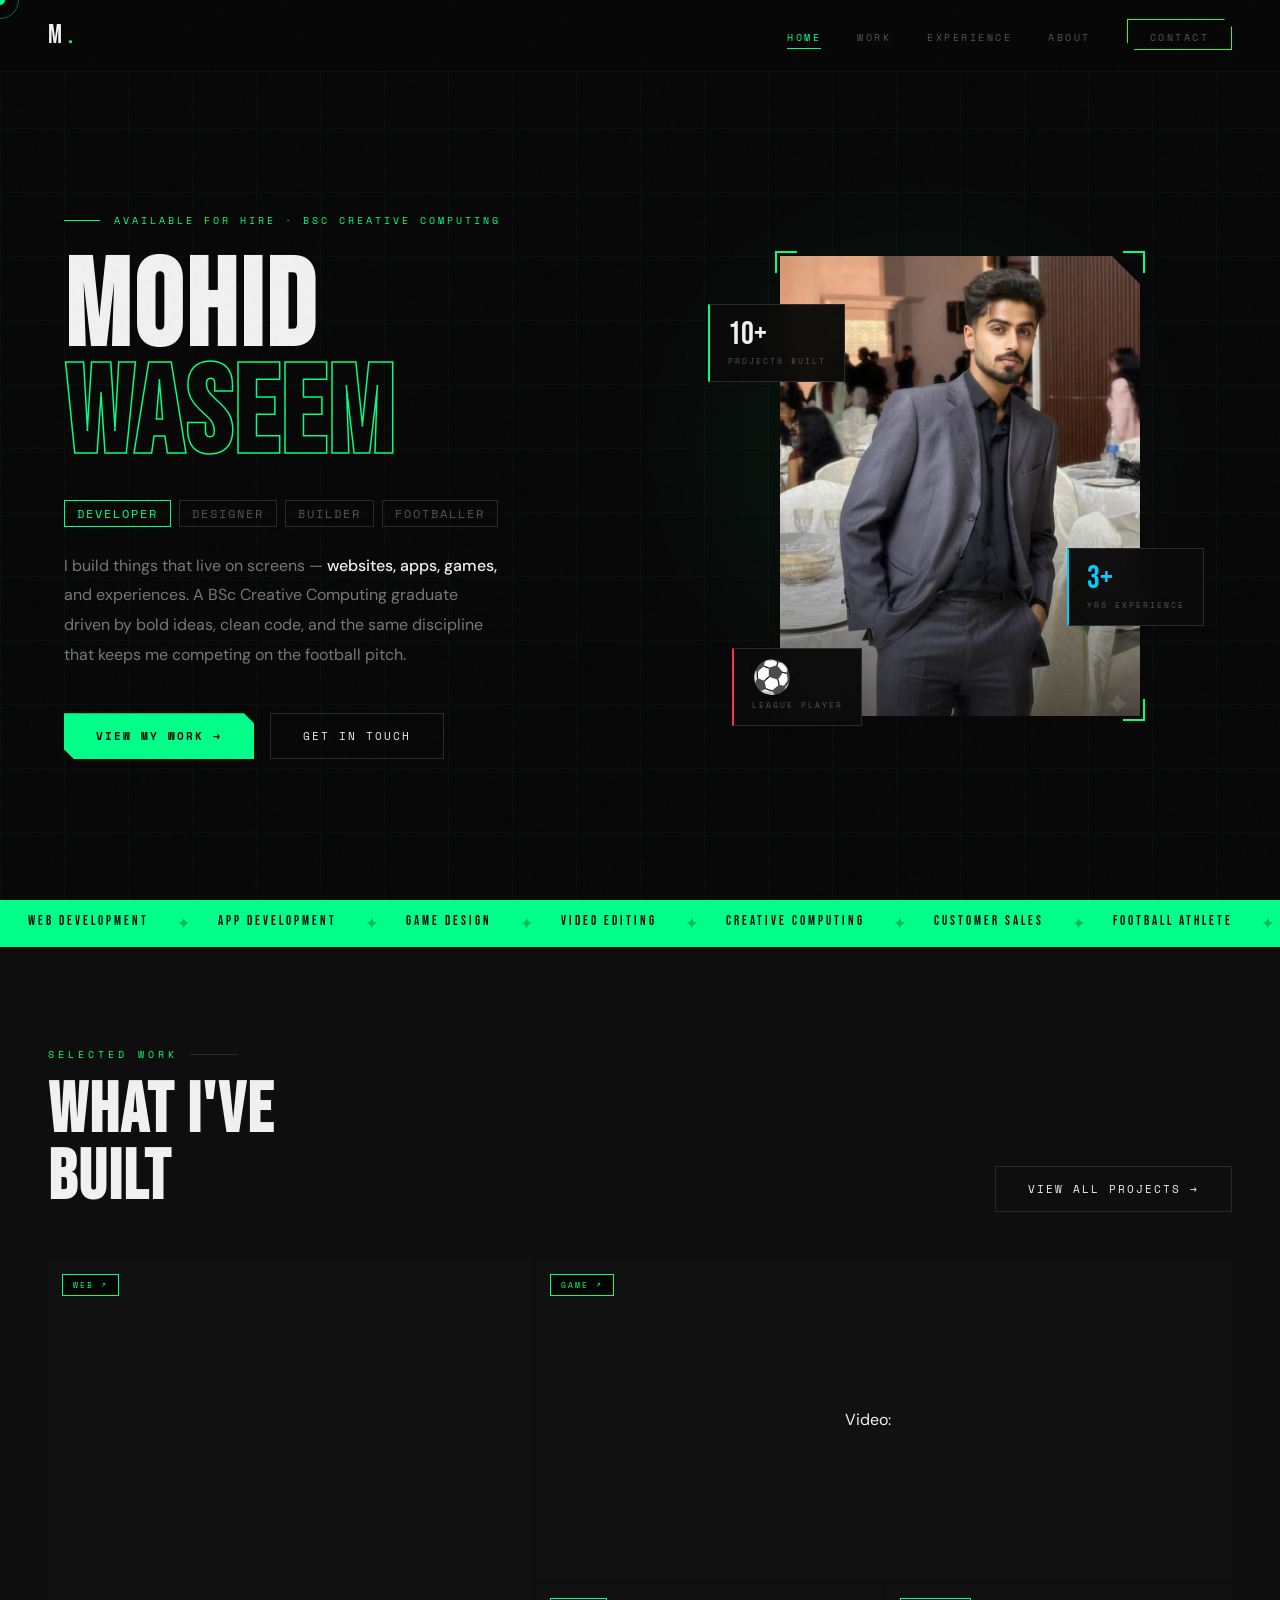
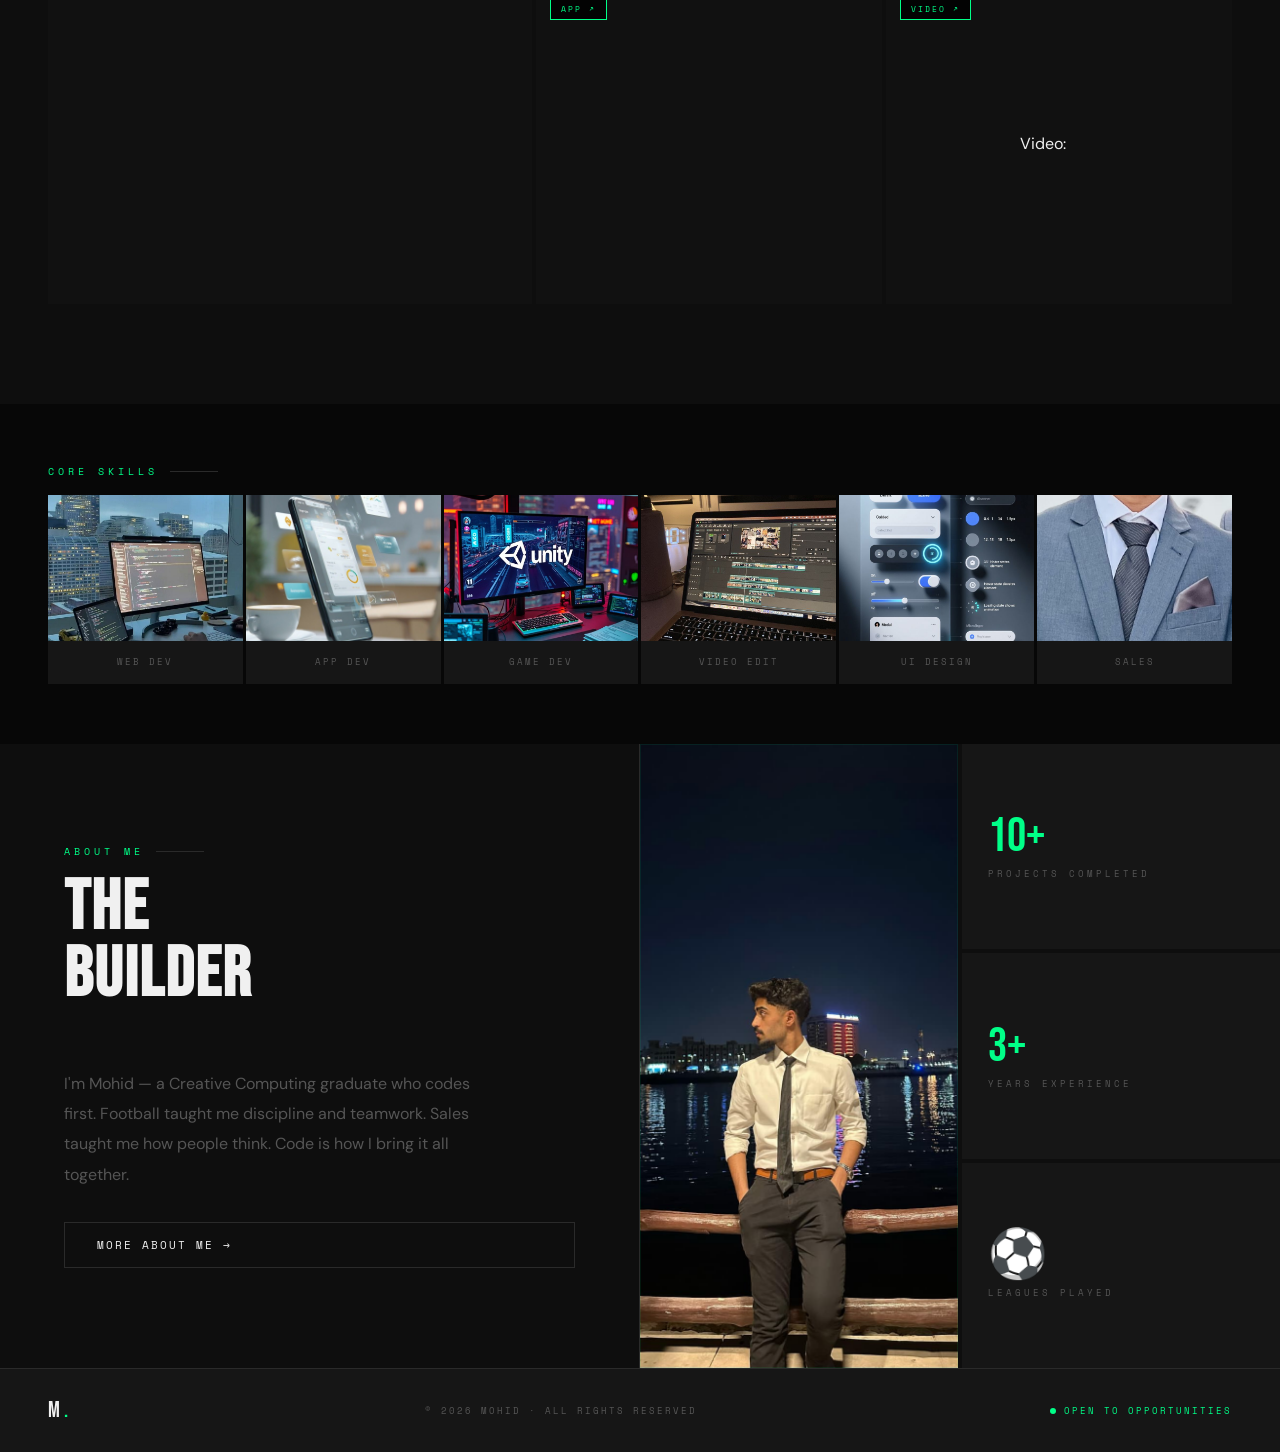
<file: index.html>
<!DOCTYPE html>
<html lang="en">
<head>
  <meta charset="UTF-8" />
  <meta name="viewport" content="width=device-width, initial-scale=1.0" />
  <title>Mohid — Creative Developer</title>
  <link rel="stylesheet" href="css/style.css" />
  <style>
  
    .hero {
      min-height: 100vh;
      display: grid;
      grid-template-columns: 1fr 1fr;
      position: relative;
      overflow: hidden;
      padding-top: 72px;
    }
    .hero::before {
      content: '';
      position: absolute; inset: 0;
      background-image:
        linear-gradient(rgba(0,255,136,0.03) 1px, transparent 1px),
        linear-gradient(90deg, rgba(0,255,136,0.03) 1px, transparent 1px);
      background-size: 64px 64px;
      pointer-events: none;
    }
    .hero-glow {
      position: absolute;
      width: 600px; height: 600px;
      background: radial-gradient(circle, rgba(0,255,136,0.07) 0%, transparent 65%);
      top: 50%; right: 5%;
      transform: translateY(-50%);
      pointer-events: none;
    }
    .hero-left {
      display: flex; flex-direction: column; justify-content: center;
      padding: 80px 48px 80px 64px;
      position: relative; z-index: 2;
    }
    .hero-eyebrow {
      font-family: var(--font-mono); font-size: 10px; letter-spacing: 3px;
      text-transform: uppercase; color: var(--neon); margin-bottom: 28px;
      display: flex; align-items: center; gap: 14px;
      animation: fadeUp 0.7s ease 0.1s both;
    }
    .hero-eyebrow::before { content: ''; width: 36px; height: 1px; background: var(--neon); }
    .hero-name {
      font-family: var(--font-display);
      font-size: clamp(72px, 9.5vw, 140px);
      line-height: 0.88; letter-spacing: 3px; margin-bottom: 6px;
      animation: fadeUp 0.7s ease 0.25s both;
    }
    .hero-name .solid  { color: var(--white); display: block; }
    .hero-name .hollow {
      color: transparent; -webkit-text-stroke: 1.5px var(--neon);
      display: block; transition: -webkit-text-stroke-color 0.3s;
    }
    .hero-name .hollow:hover { -webkit-text-stroke-color: var(--cyan); }
    .hero-roles {
      font-family: var(--font-mono); font-size: 12px; color: var(--muted);
      letter-spacing: 2px; text-transform: uppercase; margin: 24px 0;
      display: flex; flex-wrap: wrap; gap: 8px;
      animation: fadeUp 0.7s ease 0.4s both;
    }
    .hero-roles span {
      padding: 4px 12px; border: 1px solid var(--border);
      transition: border-color 0.3s, color 0.3s;
    }
    .hero-roles span:first-child { border-color: var(--neon); color: var(--neon); }
    .hero-roles span:hover { border-color: var(--cyan); color: var(--cyan); }
    .hero-desc {
      font-size: 16px; color: #777; line-height: 1.85;
      max-width: 440px; margin-bottom: 44px;
      animation: fadeUp 0.7s ease 0.5s both;
    }
    .hero-desc strong { color: var(--white); font-weight: 500; }
    .hero-actions {
      display: flex; gap: 16px; flex-wrap: wrap;
      animation: fadeUp 0.7s ease 0.6s both;
    }
    .hero-right {
      display: flex; align-items: center; justify-content: center;
      padding: 80px 48px; position: relative; z-index: 2;
      animation: fadeUp 0.9s ease 0.4s both;
    }
    .hero-frame { position: relative; width: 360px; height: 460px; }
    .hero-photo {
      width: 100%; height: 100%; background: var(--grey);
      clip-path: polygon(0 0, calc(100% - 28px) 0, 100% 28px, 100% 100%, 28px 100%, 0 calc(100% - 28px));
      overflow: hidden; position: relative;
      display: flex; align-items: center; justify-content: center;
    }
    .hero-photo img { width: 100%; height: 100%; object-fit: cover; }
    .hero-photo-placeholder {
      display: flex; flex-direction: column;
      align-items: center; justify-content: center; gap: 12px; height: 100%;
    }
    .hero-photo-placeholder .icon { font-size: 64px; opacity: 0.15; }
    .hero-photo-placeholder p {
      font-family: var(--font-mono); font-size: 10px;
      letter-spacing: 3px; color: var(--muted); text-transform: uppercase;
    }
    .hero-photo::after {
      content: ''; position: absolute; inset: 0;
      background: linear-gradient(to bottom, transparent 50%, rgba(0,0,0,0.6) 100%);
    }
    .bracket { position: absolute; width: 22px; height: 22px; }
    .bracket-tl { top:-5px;left:-5px;border-top:2px solid var(--neon);border-left:2px solid var(--neon); }
    .bracket-tr { top:-5px;right:-5px;border-top:2px solid var(--neon);border-right:2px solid var(--neon); }
    .bracket-bl { bottom:-5px;left:-5px;border-bottom:2px solid var(--neon);border-left:2px solid var(--neon); }
    .bracket-br { bottom:-5px;right:-5px;border-bottom:2px solid var(--neon);border-right:2px solid var(--neon); }
    .float-card {
      position: absolute; background: rgba(10,10,10,0.97);
      border: 1px solid var(--border); padding: 14px 18px;
      backdrop-filter: blur(12px); animation: float 4s ease-in-out infinite;
    }
    .float-card.fc1 { top:48px;left:-72px;border-left:2px solid var(--neon);animation-delay:0s; }
    .float-card.fc2 { bottom:90px;right:-64px;border-left:2px solid var(--cyan);animation-delay:1.4s; }
    .float-card.fc3 { bottom:-10px;left:-48px;border-left:2px solid var(--red);animation-delay:2.8s; }
    @keyframes float { 0%,100%{transform:translateY(0)} 50%{transform:translateY(-8px)} }
    .float-num { font-family:var(--font-display);font-size:32px;line-height:1;color:var(--white); }
    .fc2 .float-num { color:var(--cyan); }
    .fc3 .float-num { color:var(--red); }
    .float-label { font-family:var(--font-mono);font-size:8px;letter-spacing:2px;color:var(--muted);text-transform:uppercase;margin-top:4px; }

   
    .projects-section { background: var(--dark); }
    .projects-header {
      display: flex; justify-content: space-between;
      align-items: flex-end; margin-bottom: 48px;
    }
    .projects-header .section-title { margin-bottom: 0; }

   
    .proj-bento {
      display: grid;
      grid-template-columns: 7fr 5fr 5fr;
      grid-template-rows: 320px 320px;
      gap: 4px;
    }

    .proj-card {
      position: relative; overflow: hidden;
      background: var(--grey); cursor: none;
    }
    .proj-card a.proj-link {
      position: absolute; inset: 0; z-index: 10;
    }

    /* exact grid placements */
    .proj-card.c-web   { grid-column: 1;     grid-row: 1 / 3; } 
    .proj-card.c-game  { grid-column: 2 / 4; grid-row: 1;     } 
    .proj-card.c-app   { grid-column: 2;     grid-row: 2;     } 
    .proj-card.c-video { grid-column: 3;     grid-row: 2;     } 

    /* thumbnail */
    .proj-thumb {
      width: 100%; height: 100%;
      display: flex; align-items: center; justify-content: center;
      background: #111; overflow: hidden; position: relative;
      transition: transform 0.6s ease;
    }
    .proj-thumb video,
    .proj-thumb img {
      position: absolute; inset: 0;
      width: 100%; height: 100%;
      object-fit: cover; object-position: top center;
    }
    .proj-card:hover .proj-thumb { transform: scale(1.04); }

    
    .proj-placeholder {
      position: relative; z-index: 1;
      display: flex; flex-direction: column;
      align-items: center; justify-content: center; gap: 10px;
      padding: 16px; text-align: center;
    }
    .proj-placeholder .ph-icon { font-size: 36px; opacity: 0.12; display: block; }
    .proj-placeholder p {
      font-family: var(--font-mono); font-size: 8px;
      letter-spacing: 2px; color: #2e2e2e; text-transform: uppercase;
      line-height: 1.7; max-width: 130px;
    }

    /* overlay */
    .proj-overlay {
      position: absolute; inset: 0; z-index: 5;
      background: linear-gradient(to top, rgba(0,0,0,0.96) 0%, rgba(0,0,0,0.15) 55%, transparent 100%);
      display: flex; flex-direction: column; justify-content: flex-end;
      padding: 22px 26px; opacity: 0; transition: opacity 0.35s ease;
    }
    .proj-card:hover .proj-overlay { opacity: 1; }
    .proj-type {
      font-family: var(--font-mono); font-size: 8px; letter-spacing: 3px;
      color: var(--neon); text-transform: uppercase; margin-bottom: 5px;
    }
    .proj-name {
      font-family: var(--font-display); font-size: 20px;
      letter-spacing: 1px; color: var(--white); margin-bottom: 5px; line-height: 1.1;
    }
    .proj-tech {
      font-family: var(--font-mono); font-size: 8px;
      letter-spacing: 2px; color: #666; text-transform: uppercase;
    }
    .proj-badge {
      position: absolute; top: 14px; left: 14px; z-index: 6;
      background: rgba(0,0,0,0.85); border: 1px solid var(--border);
      padding: 4px 10px; font-family: var(--font-mono);
      font-size: 8px; letter-spacing: 2px; color: var(--muted); text-transform: uppercase;
    }
    .proj-badge.neon { border-color: var(--neon); color: var(--neon); }

    /* play btn on video card */
    .proj-play {
      position: absolute; top: 50%; left: 50%;
      transform: translate(-50%,-50%);
      width: 50px; height: 50px;
      border: 2px solid var(--neon); border-radius: 50%;
      display: flex; align-items: center; justify-content: center;
      color: var(--neon); font-size: 16px; z-index: 6;
      opacity: 0; transition: opacity 0.3s, transform 0.3s;
    }
    .proj-card:hover .proj-play { opacity: 1; transform: translate(-50%,-50%) scale(1.12); }

 
    .skills-strip { background: var(--black); }
    .skills-strip-grid {
      display: grid; grid-template-columns: repeat(6, 1fr); gap: 3px;
    }
    .skill-box {
      background: var(--grey); border-bottom: 2px solid transparent;
      transition: all var(--transition); overflow: hidden;
      display: flex; flex-direction: column;
    }
    .skill-box:hover { background: var(--mid); border-bottom-color: var(--neon); }

    /* image area */
    .skill-img {
      width: 100%; aspect-ratio: 4/3; overflow: hidden;
      background: #111; display: flex; align-items: center; justify-content: center;
    }
    .skill-img img {
      width: 100%; height: 100%; object-fit: cover;
      transition: transform 0.5s ease;
    }
    .skill-box:hover .skill-img img { transform: scale(1.07); }
    .skill-img .skill-emoji { font-size: 32px; opacity: 0.18; }

    /* label */
    .skill-label { padding: 14px 10px; text-align: center; }
    .skill-name-sm {
      font-family: var(--font-mono); font-size: 9px;
      letter-spacing: 2px; color: var(--muted); text-transform: uppercase;
    }
    .skill-box:hover .skill-name-sm { color: var(--neon); }

   
    .mini-about {
      background: var(--dark); display: grid;
      grid-template-columns: 1fr 1fr;
    }
    .mini-about-left {
      padding: 100px 64px; border-right: 1px solid var(--border);
      display: flex; flex-direction: column; justify-content: center;
    }
 
    .mini-about-right {
      display: grid; grid-template-columns: 1fr 1fr; gap: 4px;
      align-content: stretch;
    }
    .about-photo-wrap {
      grid-column: 1; grid-row: 1 / 4;
      position: relative; overflow: hidden;
      background: var(--grey); min-height: 380px;
    }
    .about-photo-wrap img {
      width: 100%; height: 100%; object-fit: cover;
      object-position: top; display: block;
    }
    .about-photo-placeholder {
      width: 100%; height: 100%; min-height: 380px;
      display: flex; flex-direction: column;
      align-items: center; justify-content: center; gap: 12px;
    }
    .about-photo-placeholder .icon { font-size: 52px; opacity: 0.1; }
    .about-photo-placeholder p {
      font-family: var(--font-mono); font-size: 9px;
      letter-spacing: 2px; color: #2e2e2e; text-transform: uppercase; text-align: center;
    }
    .about-photo-wrap::after {
      content: ''; position: absolute; inset: 0;
      border: 1px solid rgba(0,255,136,0.08); pointer-events: none;
    }
    .big-stat {
      grid-column: 2; background: var(--grey); padding: 28px 24px;
      display: flex; flex-direction: column; justify-content: center;
      border-left: 2px solid transparent; transition: border-color var(--transition);
    }
    .big-stat:hover { border-left-color: var(--neon); }
    .big-stat .num {
      font-family: var(--font-display); font-size: 48px; line-height: 1; color: var(--neon);
    }
    .big-stat .lbl {
      font-family: var(--font-mono); font-size: 9px; letter-spacing: 3px;
      color: var(--muted); text-transform: uppercase; margin-top: 6px;
    }

    @keyframes fadeUp {
      from { opacity: 0; transform: translateY(32px); }
      to   { opacity: 1; transform: translateY(0); }
    }

    /* ── RESPONSIVE ── */
    @media (max-width: 1100px) {
      .proj-bento {
        grid-template-columns: 1fr 1fr;
        grid-template-rows: 260px 260px 260px;
      }
      .proj-card.c-web   { grid-column: 1 / 3; grid-row: 1; }
      .proj-card.c-game  { grid-column: 1 / 3; grid-row: 2; }
      .proj-card.c-app   { grid-column: 1;     grid-row: 3; }
      .proj-card.c-video { grid-column: 2;     grid-row: 3; }
    }
    @media (max-width: 768px) {
      .hero { grid-template-columns: 1fr; }
      .hero-right { display: none; }
      .hero-left { padding: 100px 24px 60px; }
      .proj-bento {
        grid-template-columns: 1fr;
        grid-template-rows: repeat(4, 220px);
      }
      .proj-card.c-web, .proj-card.c-game,
      .proj-card.c-app, .proj-card.c-video {
        grid-column: 1; grid-row: auto;
      }
      .skills-strip-grid { grid-template-columns: repeat(3,1fr); }
      .mini-about { grid-template-columns: 1fr; }
      .mini-about-left { border-right:none;border-bottom:1px solid var(--border);padding:60px 24px; }
      .mini-about-right { grid-template-columns:1fr; }
      .about-photo-wrap { grid-row: auto; min-height: 260px; }
      .big-stat { grid-column: 1; }
      .projects-header { flex-direction: column; align-items: flex-start; gap: 16px; }
    }
  </style>
</head>
<body>

  <div class="cursor" id="cursor"></div>
  <div class="cursor-ring" id="cursorRing"></div>

  <!-- NAV -->
  <nav class="nav">
    <a href="index.html" class="nav-logo">M<span>.</span></a>
    <ul class="nav-links">
      <li><a href="index.html" class="active">Home</a></li>
      <li><a href="pages/work.html">Work</a></li>
      <li><a href="pages/experience.html">Experience</a></li>
      <li><a href="pages/about.html">About</a></li>
      <li><a href="pages/contact.html" class="nav-cta">Contact</a></li>
    </ul>
    <div class="nav-burger" id="burger"><span></span><span></span><span></span></div>
  </nav>

  <!-- HERO -->
  <section class="hero">
    <div class="hero-glow"></div>
    <div class="hero-left">
      <p class="hero-eyebrow">Available for hire · BSc Creative Computing</p>
      <h1 class="hero-name">
        <span class="solid">MOHID</span>
        <span class="hollow">WASEEM</span>
      </h1>
      <div class="hero-roles">
        <span>Developer</span><span>Designer</span>
        <span>Builder</span><span>Footballer</span>
      </div>
      <p class="hero-desc">
        I build things that live on screens — <strong>websites, apps, games,</strong> and experiences.
        A BSc Creative Computing graduate driven by bold ideas, clean code, and the same
        discipline that keeps me competing on the football pitch.
      </p>
      <div class="hero-actions">
        <a href="pages/work.html" class="btn btn-neon">View My Work →</a>
        <a href="pages/contact.html" class="btn btn-outline">Get In Touch</a>
      </div>
    </div>
    <div class="hero-right">
      <div class="hero-frame">
        <div class="bracket bracket-tl"></div>
        <div class="bracket bracket-tr"></div>
        <div class="bracket bracket-bl"></div>
        <div class="bracket bracket-br"></div>
        <div class="hero-photo">
          <img src="images/main.png" alt="Mohid Waseem" />
        </div>
        <div class="float-card fc1"><div class="float-num">10+</div><div class="float-label">Projects Built</div></div>
        <div class="float-card fc2"><div class="float-num">3+</div><div class="float-label">Yrs Experience</div></div>
        <div class="float-card fc3"><div class="float-num">⚽</div><div class="float-label">League Player</div></div>
      </div>
    </div>
  </section>

  <!-- TICKER -->
  <div class="ticker-wrap">
    <div class="ticker-track">
      <span class="ticker-item">Web Development</span><span class="ticker-sep">✦</span>
      <span class="ticker-item">App Development</span><span class="ticker-sep">✦</span>
      <span class="ticker-item">Game Design</span><span class="ticker-sep">✦</span>
      <span class="ticker-item">Video Editing</span><span class="ticker-sep">✦</span>
      <span class="ticker-item">Creative Computing</span><span class="ticker-sep">✦</span>
      <span class="ticker-item">Customer Sales</span><span class="ticker-sep">✦</span>
      <span class="ticker-item">Football Athlete</span><span class="ticker-sep">✦</span>
    </div>
  </div>

 
  <section class="section projects-section">
    <div class="projects-header">
      <div>
        <div class="section-label">Selected Work</div>
        <h2 class="section-title">WHAT I'VE<br>BUILT</h2>
      </div>
      <a href="pages/work.html" class="btn btn-outline reveal">View All Projects →</a>
    </div>

    <div class="proj-bento">

     
        <div class="proj-card c-web reveal">
           
            <a class="proj-link" href="https://mohid786w.github.io/lajoie-website/Homepage/homepage.html" target="_blank" rel="noopener"></a>
            <div class="proj-thumb">

                <video src="https://res.cloudinary.com/daq1yhs7v/video/upload/v1773404348/website1_rgnyge.mp4" autoplay muted loop playsinline></video>

                <div class="proj-placeholder">
                   
                </div>
            </div>
            <div class="proj-badge neon">Web ↗</div>
            <div class="proj-overlay">
                <div class="proj-type">Web Development · Live Site</div>
                <div class="proj-name">LA JOIE REAL ESTATE WEBSITE</div>
                <div class="proj-tech">HTML · CSS · JavaScript</div>
            </div>
        </div>

        <div class="proj-card c-game reveal reveal-delay-1">
            <a class="proj-link" href="https://mohid-waseem.itch.io/land-escape" target="_blank" rel="noopener"></a> 
            <div class="proj-thumb">
                 Video: <video src="https://res.cloudinary.com/daq1yhs7v/video/upload/v1773404423/game_ssyojy.mp4" autoplay muted loop playsinline></video>
                         
                <div class="proj-placeholder">
                    
                </div>
            </div>
            <div class="proj-badge neon">Game ↗</div>
            <div class="proj-overlay">
                <div class="proj-type">Game Development</div>
                <div class="proj-name">LandEscape 2D GAME</div>
                <div class="proj-tech">Unity · C#</div>
            </div>
        </div>

      
      <div class="proj-card c-app reveal">
        <a class="proj-link" href="https://appetize.io/app/b_65zr5nuq55vo3vwx4gl2c6f5tm" target="_blank" rel="noopener"></a>
        <div class="proj-thumb">
           <video src="https://res.cloudinary.com/daq1yhs7v/video/upload/v1773404568/Fashionfusion_buxvjy.mp4" autoplay muted loop playsinline></video>
               
          <div class="proj-placeholder">
            
          </div>
        </div>
        <div class="proj-badge neon">App ↗</div>
        <div class="proj-overlay">
          <div class="proj-type">App Development</div>
          <div class="proj-name">FashionFusion</div>
          <div class="proj-tech">React Native · Android Studio</div>
        </div>
      </div>

   
      <div class="proj-card c-video reveal reveal-delay-1">
      
        <div class="proj-thumb">
          Video: <video src="https://res.cloudinary.com/daq1yhs7v/video/upload/v1773404606/video_txnc5s.mp4" autoplay muted loop playsinline></video>
             
          <div class="proj-placeholder">
            
          </div>
        </div>
        <div class="proj-play">▶</div>
        <div class="proj-badge neon">Video ↗</div>
        <div class="proj-overlay">
          <div class="proj-type">Video Editing</div>
          <div class="proj-name">Cristiano Ronaldo Winning Moments</div>
          <div class="proj-tech">Premiere Pro · After Effects</div>
        </div>
      </div>

    </div>
  </section>

  <section class="section-sm skills-strip">
    <div class="section-label reveal">Core Skills</div>
    <div class="skills-strip-grid">

      <div class="skill-box reveal reveal-delay-1">
        <div class="skill-img">
          <img src="images/webdev.jpg" alt="Web Development" /> 
        
        </div>
        <div class="skill-label"><div class="skill-name-sm">Web Dev</div></div>
      </div>

      <div class="skill-box reveal reveal-delay-2">
        <div class="skill-img">
          <img src="images/appdev.jpg" alt="App Development" />
          
        </div>
        <div class="skill-label"><div class="skill-name-sm">App Dev</div></div>
      </div>

      <div class="skill-box reveal reveal-delay-1">
        <div class="skill-img">
          <img src="images/gamedev.jpg" alt="Game Development" /> 
          
        </div>
        <div class="skill-label"><div class="skill-name-sm">Game Dev</div></div>
      </div>

      <div class="skill-box reveal reveal-delay-2">
        <div class="skill-img">
          <img src="images/videoedit.jpg" alt="Video Editing" /> 
          
        </div>
        <div class="skill-label"><div class="skill-name-sm">Video Edit</div></div>
      </div>

      <div class="skill-box reveal reveal-delay-3">
        <div class="skill-img">
           <img src="images/ui.jpg" alt="UI Design" />
          
        </div>
        <div class="skill-label"><div class="skill-name-sm">UI Design</div></div>
      </div>

      <div class="skill-box reveal reveal-delay-4">
        <div class="skill-img">
           <img src="images/sales.jpeg" alt="Sales" /> 
         
        </div>
        <div class="skill-label"><div class="skill-name-sm">Sales</div></div>
      </div>

    </div>
  </section>

 
  <section class="mini-about">
    <div class="mini-about-left reveal">
      <div class="section-label">About Me</div>
      <h2 class="section-title">THE<br>BUILDER</h2>
      <p style="font-size:16px;color:var(--muted);line-height:1.9;max-width:440px;margin-bottom:32px;">
        I'm Mohid — a Creative Computing graduate who codes first.
        Football taught me discipline and teamwork. Sales taught me how people
        think. Code is how I bring it all together.
      </p>
      <a href="pages/about.html" class="btn btn-outline">More About Me →</a>
    </div>

    <div class="mini-about-right">

    
      <div class="about-photo-wrap reveal">
       
        <img src="images/main2.jpeg" alt="Mohid Waseem" /> 
        
      </div>

      <div class="big-stat reveal reveal-delay-1">
        <div class="num">10+</div>
        <div class="lbl">Projects Completed</div>
      </div>
      <div class="big-stat reveal reveal-delay-2">
        <div class="num">3+</div>
        <div class="lbl">Years Experience</div>
      </div>
      <div class="big-stat reveal reveal-delay-3">
        <div class="num" style="color:var(--red);">⚽</div>
        <div class="lbl">Leagues Played</div>
      </div>

    </div>
  </section>


  <footer class="footer">
    <div class="footer-logo">M<span>.</span></div>
    <div class="footer-copy">© 2026 Mohid · All rights reserved</div>
    <div class="footer-status"><div class="pulse"></div> Open to opportunities</div>
  </footer>

  <script src="js/main.js"></script>
</body>
</html>
</file>
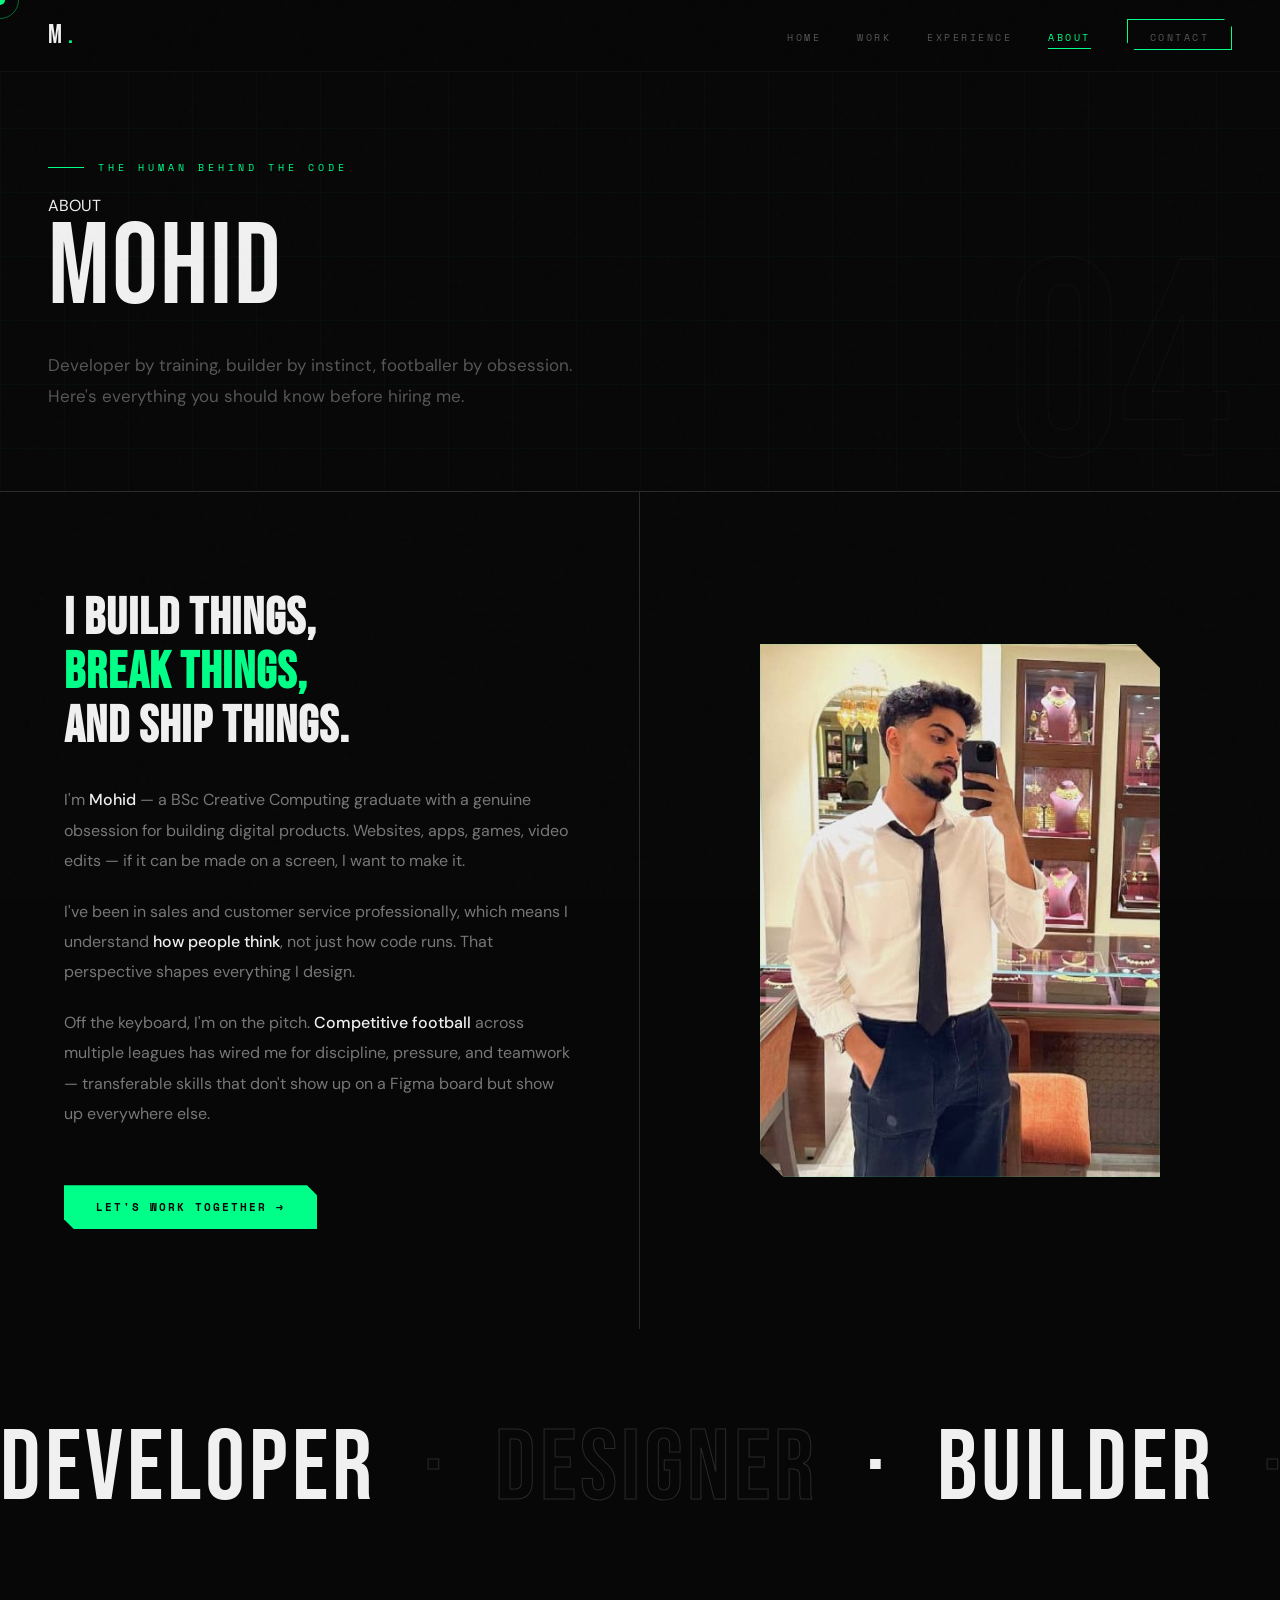
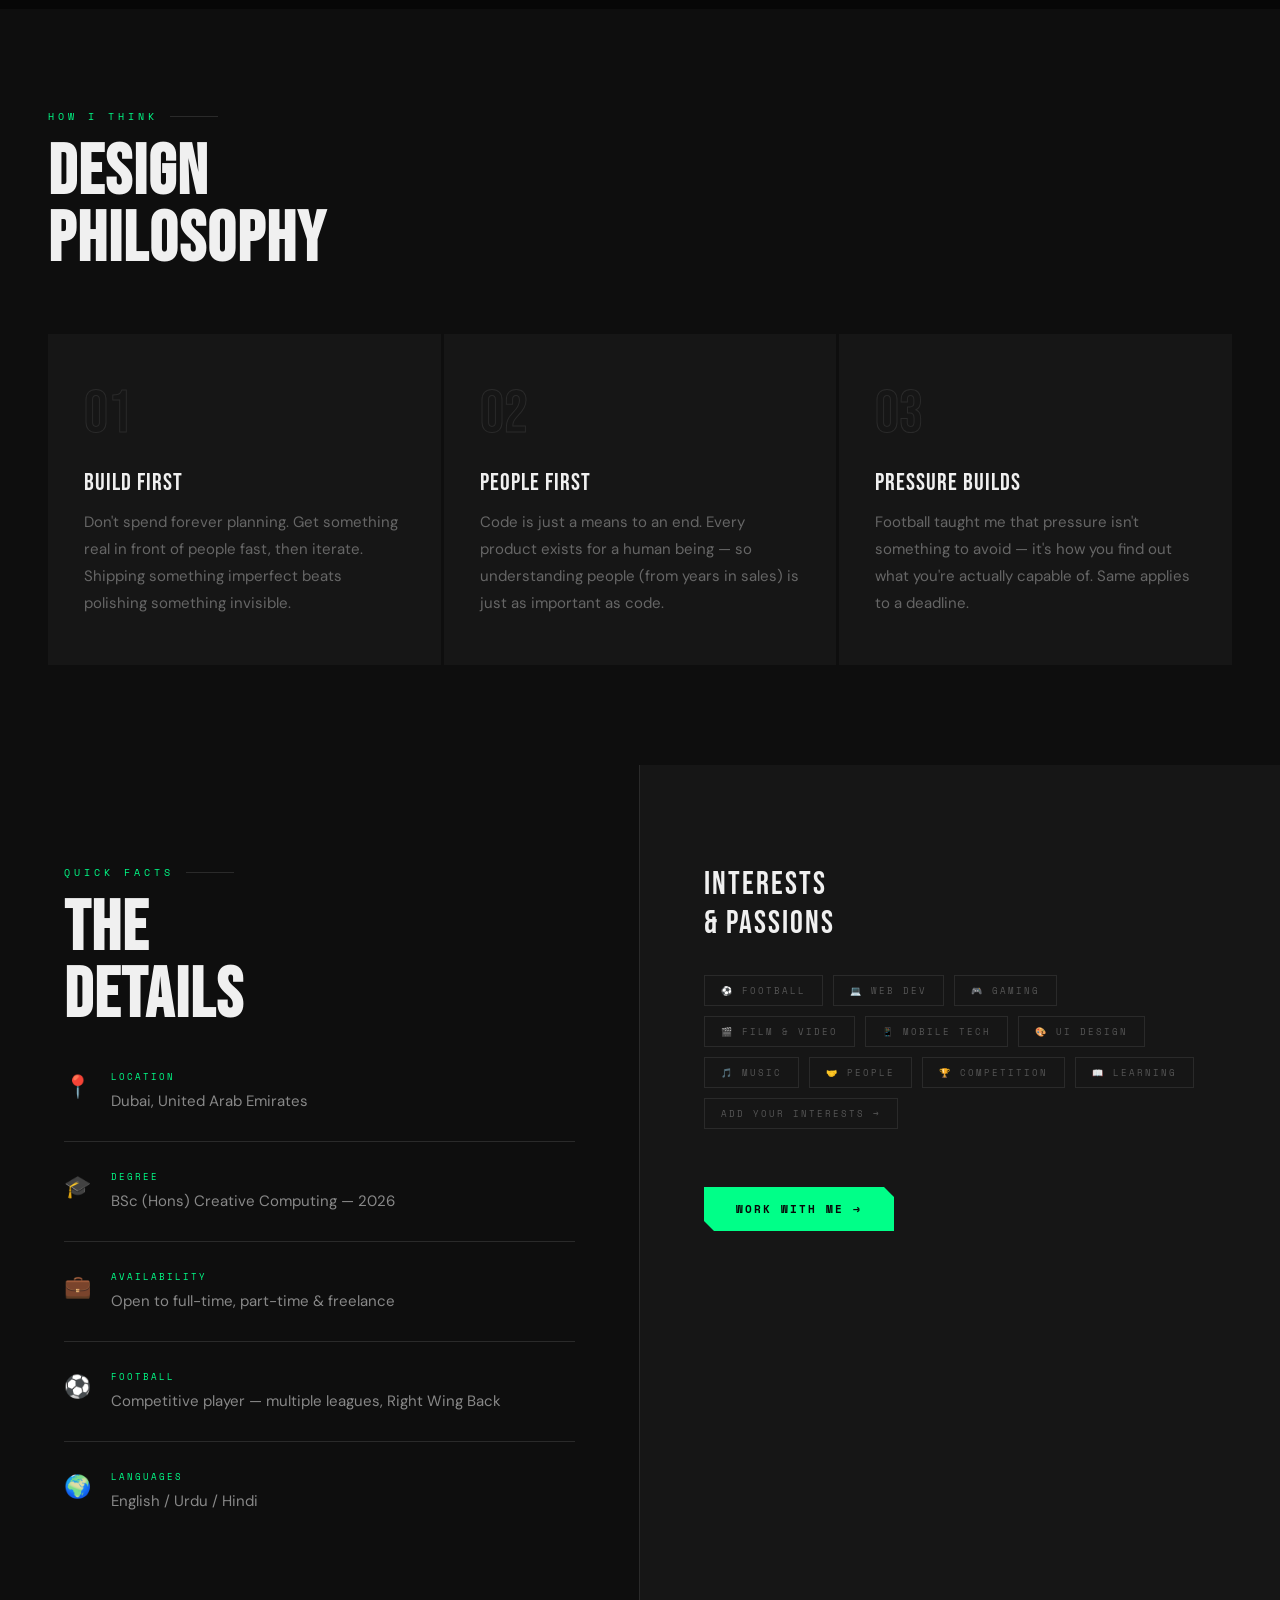
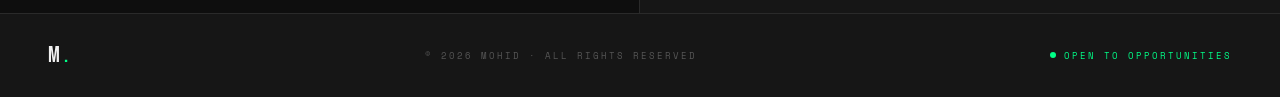
<file: pages/about.html>
<!DOCTYPE html>
<html lang="en">
<head>
  <meta charset="UTF-8" />
  <meta name="viewport" content="width=device-width, initial-scale=1.0" />
  <title>About — Mohid</title>
  <link rel="stylesheet" href="../css/style.css" />
  <style>
    
    .about-intro {
      display: grid;
      grid-template-columns: 1fr 1fr;
      min-height: 70vh;
      background: var(--black);
    }
    .about-intro-left {
      padding: 100px 64px;
      border-right: 1px solid var(--border);
      display: flex;
      flex-direction: column;
      justify-content: center;
    }
    .about-intro-right {
      padding: 100px 64px;
      display: flex;
      flex-direction: column;
      justify-content: center;
    }
    .about-photo-frame {
      width: 100%;
      max-width: 400px;
      aspect-ratio: 3/4;
      background: var(--grey);
      clip-path: polygon(0 0, calc(100% - 24px) 0, 100% 24px, 100% 100%, 24px 100%, 0 calc(100% - 24px));
      overflow: hidden;
      position: relative;
      margin: 0 auto;
      display: flex;
      align-items: center;
      justify-content: center;
    }
    .about-photo-frame img { width:100%; height:100%; object-fit:cover; }
    .photo-placeholder {
      display: flex;
      flex-direction: column;
      align-items: center;
      gap: 12px;
    }
    .photo-placeholder .icon { font-size: 72px; opacity: 0.1; }
    .photo-placeholder p {
      font-family: var(--font-mono);
      font-size: 9px;
      letter-spacing: 3px;
      color: var(--muted);
      text-transform: uppercase;
    }
    .about-photo-frame::after {
      content: '';
      position: absolute; inset: 0;
      border: 1px solid rgba(0,255,136,0.12);
      clip-path: polygon(0 0, calc(100% - 24px) 0, 100% 24px, 100% 100%, 24px 100%, 0 calc(100% - 24px));
      pointer-events: none;
    }

    .about-lead {
      font-family: var(--font-display);
      font-size: clamp(36px, 4vw, 54px);
      line-height: 1.05;
      letter-spacing: 1px;
      color: var(--white);
      margin-bottom: 32px;
    }
    .about-lead .neon { color: var(--neon); }

    .about-body {
      font-size: 16px;
      color: #777;
      line-height: 1.9;
      margin-bottom: 20px;
    }
    .about-body strong { color: var(--white); font-weight: 500; }

    
    .philosophy-section { background: var(--dark); }
    .philosophy-grid {
      display: grid;
      grid-template-columns: repeat(3, 1fr);
      gap: 3px;
    }
    .phil-card {
      background: var(--grey);
      padding: 48px 36px;
      border-top: 2px solid transparent;
      transition: all var(--transition);
    }
    .phil-card:hover { background: var(--mid); border-top-color: var(--neon); }
    .phil-num {
      font-family: var(--font-display);
      font-size: 60px;
      color: transparent;
      -webkit-text-stroke: 1px var(--border);
      line-height: 1;
      margin-bottom: 24px;
      transition: -webkit-text-stroke-color 0.3s;
    }
    .phil-card:hover .phil-num { -webkit-text-stroke-color: var(--neon); }
    .phil-title {
      font-family: var(--font-display);
      font-size: 24px;
      letter-spacing: 1px;
      margin-bottom: 12px;
    }
    .phil-text { font-size: 15px; color: #666; line-height: 1.8; }

   
    .identity-section {
      background: var(--black);
      padding: 80px 0;
      overflow: hidden;
    }
    .identity-track {
      display: flex;
      gap: 48px;
      animation: identity-scroll 20s linear infinite;
      white-space: nowrap;
    }
    .identity-word {
      font-family: var(--font-display);
      font-size: clamp(60px, 8vw, 100px);
      letter-spacing: 4px;
      text-transform: uppercase;
      flex-shrink: 0;
    }
    .identity-word.solid { color: var(--white); }
    .identity-word.hollow {
      color: transparent;
      -webkit-text-stroke: 1px var(--border);
    }
    @keyframes identity-scroll {
      0%   { transform: translateX(0); }
      100% { transform: translateX(-50%); }
    }

    
    .facts-section {
      background: var(--dark);
      display: grid;
      grid-template-columns: 1fr 1fr;
    }
    .facts-left {
      padding: 100px 64px;
      border-right: 1px solid var(--border);
    }
    .facts-right {
      padding: 100px 64px;
      background: var(--grey);
    }
    .fact-item {
      display: flex;
      gap: 20px;
      align-items: flex-start;
      margin-bottom: 28px;
      padding-bottom: 28px;
      border-bottom: 1px solid var(--border);
    }
    .fact-item:last-child { border-bottom: none; margin-bottom: 0; padding-bottom: 0; }
    .fact-icon { font-size: 22px; flex-shrink: 0; margin-top: 2px; }
    .fact-label {
      font-family: var(--font-mono);
      font-size: 9px;
      letter-spacing: 2px;
      text-transform: uppercase;
      color: var(--neon);
      margin-bottom: 6px;
    }
    .fact-val { font-size: 15px; color: #888; line-height: 1.6; }

    .interests-title {
      font-family: var(--font-display);
      font-size: 32px;
      letter-spacing: 2px;
      margin-bottom: 32px;
    }
    .interest-tag {
      display: inline-block;
      font-family: var(--font-mono);
      font-size: 9px;
      letter-spacing: 2px;
      text-transform: uppercase;
      padding: 8px 16px;
      border: 1px solid var(--border);
      color: var(--muted);
      margin: 0 6px 10px 0;
      transition: all var(--transition);
    }
    .interest-tag:hover { border-color: var(--neon); color: var(--neon); }

    @media (max-width: 900px) {
      .about-intro { grid-template-columns: 1fr; }
      .about-intro-left { border-right: none; border-bottom: 1px solid var(--border); padding: 60px 24px; }
      .about-intro-right { padding: 60px 24px; }
      .philosophy-grid { grid-template-columns: 1fr; }
      .facts-section { grid-template-columns: 1fr; }
      .facts-left { border-right: none; border-bottom: 1px solid var(--border); padding: 60px 24px; }
      .facts-right { padding: 60px 24px; }
    }
  </style>
</head>
<body>

  <div class="cursor" id="cursor"></div>
  <div class="cursor-ring" id="cursorRing"></div>

  <nav class="nav">
    <a href="../index.html" class="nav-logo">M<span>.</span></a>
    <ul class="nav-links">
      <li><a href="../index.html">Home</a></li>
      <li><a href="work.html">Work</a></li>
      <li><a href="experience.html">Experience</a></li>
      <li><a href="about.html" class="active">About</a></li>
      <li><a href="contact.html" class="nav-cta">Contact</a></li>
    </ul>
    <div class="nav-burger" id="burger"><span></span><span></span><span></span></div>
  </nav>

  <header class="page-header">
    <div class="bg-number">04</div>
    <div class="page-header-inner">
      <div class="page-eyebrow">The Human Behind The Code</div>
      <span class="page-header-inner">ABOUT<br><span class="page-title">MOHID</span></span>
      <p class="page-subtitle">
        Developer by training, builder by instinct, footballer by obsession. 
        Here's everything you should know before hiring me.
      </p>
    </div>
  </header>


  <section class="about-intro">
    <div class="about-intro-left reveal">
      <h2 class="about-lead">
        I build things,<br>
        <span class="neon">break things,</span><br>
        and ship things.
      </h2>
      <p class="about-body">
        I'm <strong>Mohid</strong> — a BSc Creative Computing graduate with a genuine obsession 
        for building digital products. Websites, apps, games, video edits — if it can be made 
        on a screen, I want to make it.
      </p>
      <p class="about-body">
        I've been in sales and customer service professionally, which means I understand 
        <strong>how people think</strong>, not just how code runs. That perspective shapes 
        everything I design.
      </p>
      <p class="about-body">
        Off the keyboard, I'm on the pitch. <strong>Competitive football</strong> across 
        multiple leagues has wired me for discipline, pressure, and teamwork — transferable 
        skills that don't show up on a Figma board but show up everywhere else.
      </p>
      <div style="margin-top:36px;">
        <a href="contact.html" class="btn btn-neon">Let's Work Together →</a>
      </div>
    </div>
    <div class="about-intro-right reveal reveal-delay-2">
      <div class="about-photo-frame">
      <img src="../images/about.jpeg" alt="Mohid">
        
      </div>
    </div>
  </section>


  <div class="identity-section">
    <div class="identity-track" id="identityTrack">
      <span class="identity-word solid">Developer</span>
      <span class="identity-word hollow">·</span>
      <span class="identity-word hollow">Designer</span>
      <span class="identity-word solid">·</span>
      <span class="identity-word solid">Builder</span>
      <span class="identity-word hollow">·</span>
      <span class="identity-word hollow">Footballer</span>
      <span class="identity-word solid">·</span>
      <span class="identity-word solid">Creator</span>
      <span class="identity-word hollow">·</span>
      <!-- Duplicated for seamless loop -->
      <span class="identity-word hollow">Developer</span>
      <span class="identity-word solid">·</span>
      <span class="identity-word solid">Designer</span>
      <span class="identity-word hollow">·</span>
      <span class="identity-word hollow">Builder</span>
      <span class="identity-word solid">·</span>
      <span class="identity-word solid">Footballer</span>
      <span class="identity-word hollow">·</span>
      <span class="identity-word hollow">Creator</span>
      <span class="identity-word solid">·</span>
    </div>
  </div>


  <section class="section philosophy-section">
    <div class="section-label reveal">How I Think</div>
    <h2 class="section-title reveal">DESIGN<br>PHILOSOPHY</h2>
    <div class="philosophy-grid">
      <div class="phil-card reveal">
        <div class="phil-num">01</div>
        <div class="phil-title">BUILD FIRST</div>
        <div class="phil-text">
          Don't spend forever planning. Get something real in front of people fast, 
          then iterate. Shipping something imperfect beats polishing something invisible.
        </div>
      </div>
      <div class="phil-card reveal reveal-delay-1">
        <div class="phil-num">02</div>
        <div class="phil-title">PEOPLE FIRST</div>
        <div class="phil-text">
          Code is just a means to an end. Every product exists for a human being — 
          so understanding people (from years in sales) is just as important as code.
        </div>
      </div>
      <div class="phil-card reveal reveal-delay-2">
        <div class="phil-num">03</div>
        <div class="phil-title">PRESSURE BUILDS</div>
        <div class="phil-text">
          Football taught me that pressure isn't something to avoid — it's how you 
          find out what you're actually capable of. Same applies to a deadline.
        </div>
      </div>
    </div>
  </section>

  <section class="facts-section">
    <div class="facts-left reveal">
      <div class="section-label">Quick Facts</div>
      <h2 class="section-title" style="margin-bottom:40px;">THE<br>DETAILS</h2>

      <div class="fact-item">
        <div class="fact-icon">📍</div>
        <div>
          <div class="fact-label">Location</div>
          <div class="fact-val">Dubai, United Arab Emirates</div>
        </div>
      </div>
      <div class="fact-item">
        <div class="fact-icon">🎓</div>
        <div>
          <div class="fact-label">Degree</div>
          <div class="fact-val">BSc (Hons) Creative Computing — 2026</div>
        </div>
      </div>
      <div class="fact-item">
        <div class="fact-icon">💼</div>
        <div>
          <div class="fact-label">Availability</div>
          <div class="fact-val">Open to full-time, part-time & freelance</div>
        </div>
      </div>
      <div class="fact-item">
        <div class="fact-icon">⚽</div>
        <div>
          <div class="fact-label">Football</div>
          <div class="fact-val">Competitive player — multiple leagues, Right Wing Back</div>
        </div>
      </div>
      <div class="fact-item">
        <div class="fact-icon">🌍</div>
        <div>
          <div class="fact-label">Languages</div>
          <div class="fact-val">English / Urdu / Hindi</div>
        </div>
      </div>
    </div>

    <div class="facts-right reveal reveal-delay-1">
      <div class="interests-title">INTERESTS<br>& PASSIONS</div>
      <div>
        <span class="interest-tag">⚽ Football</span>
        <span class="interest-tag">💻 Web Dev</span>
        <span class="interest-tag">🎮 Gaming</span>
        <span class="interest-tag">🎬 Film & Video</span>
        <span class="interest-tag">📱 Mobile Tech</span>
        <span class="interest-tag">🎨 UI Design</span>
        <span class="interest-tag">🎵 Music</span>
        <span class="interest-tag">🤝 People</span>
        <span class="interest-tag">🏆 Competition</span>
        <span class="interest-tag">📖 Learning</span>
        <span class="interest-tag">Add your interests →</span>
      </div>
      <div style="margin-top:48px;">
        <a href="contact.html" class="btn btn-neon">Work With Me →</a>
      </div>
    </div>
  </section>

  <footer class="footer">
    <div class="footer-logo">M<span>.</span></div>
    <div class="footer-copy">© 2026 Mohid · All rights reserved</div>
    <div class="footer-status"><div class="pulse"></div> Open to opportunities</div>
  </footer>

  <script src="../js/main.js"></script>
</body>
</html>
</file>
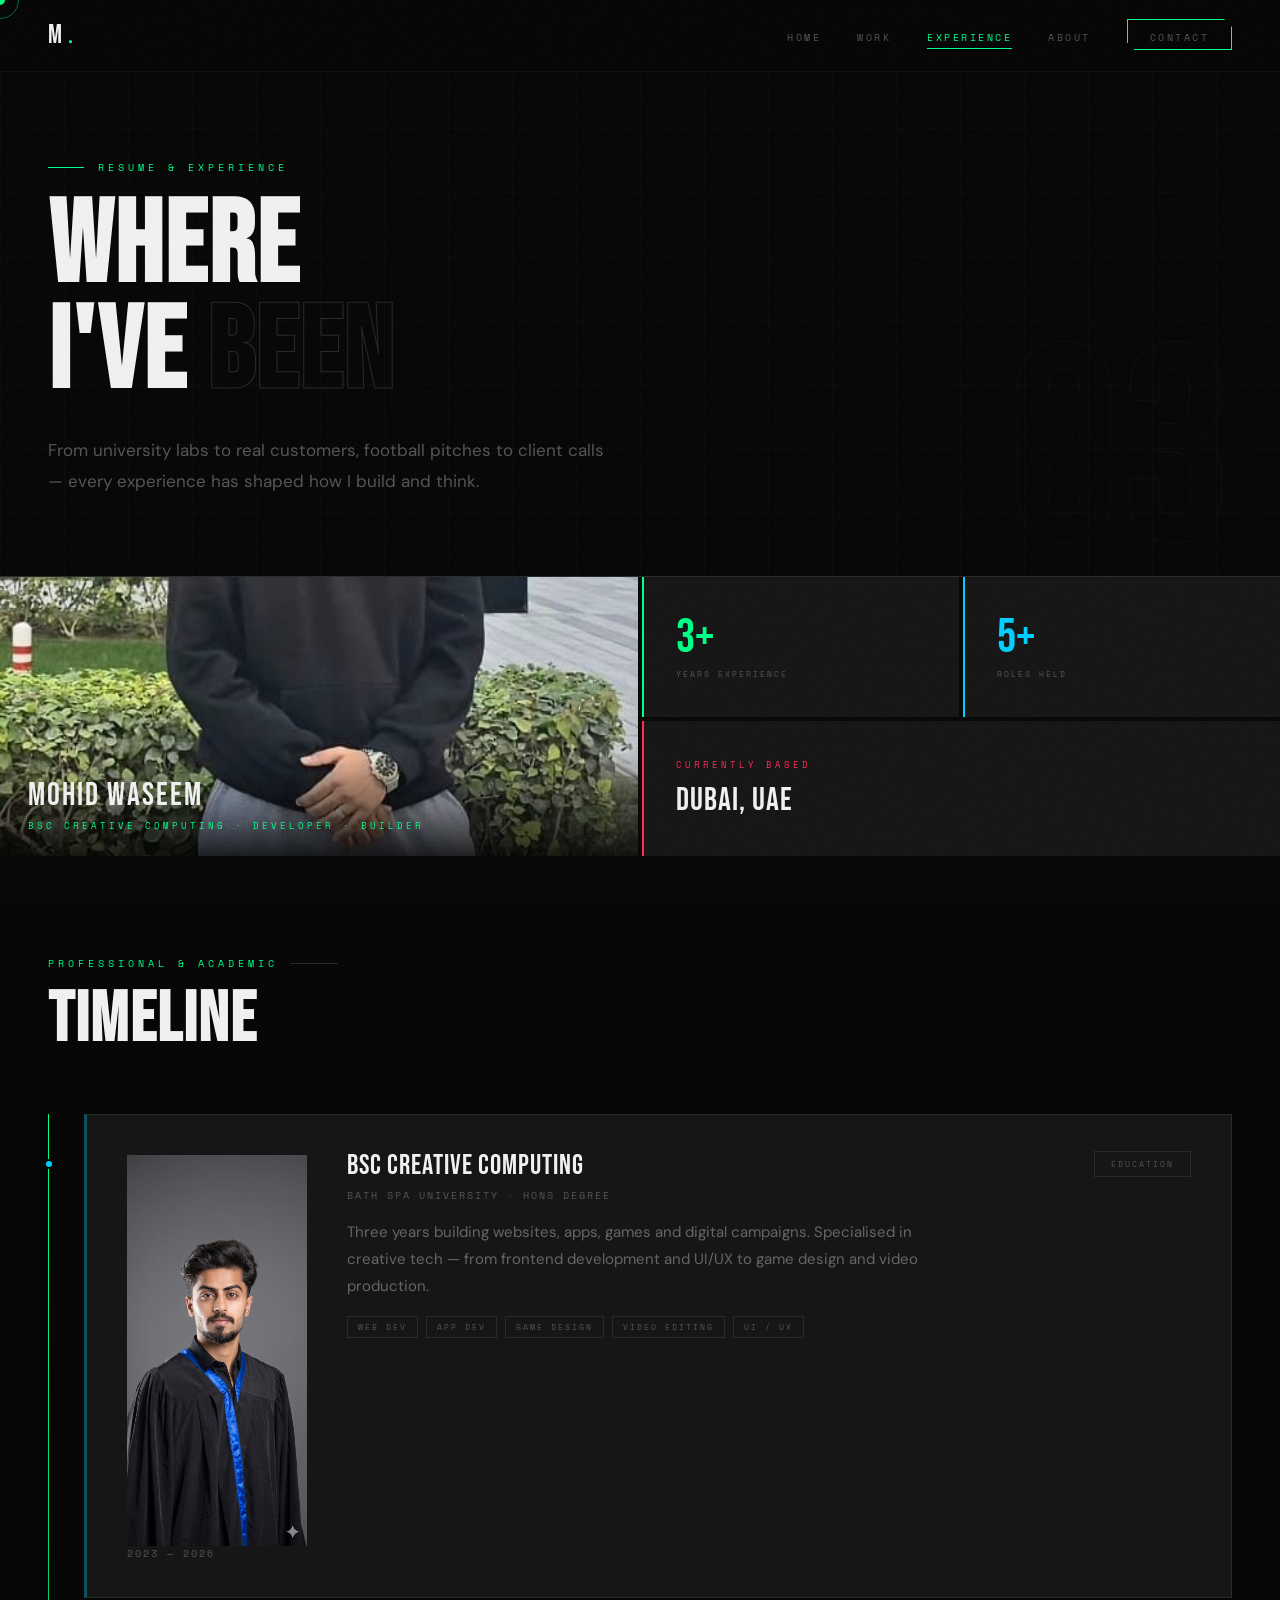
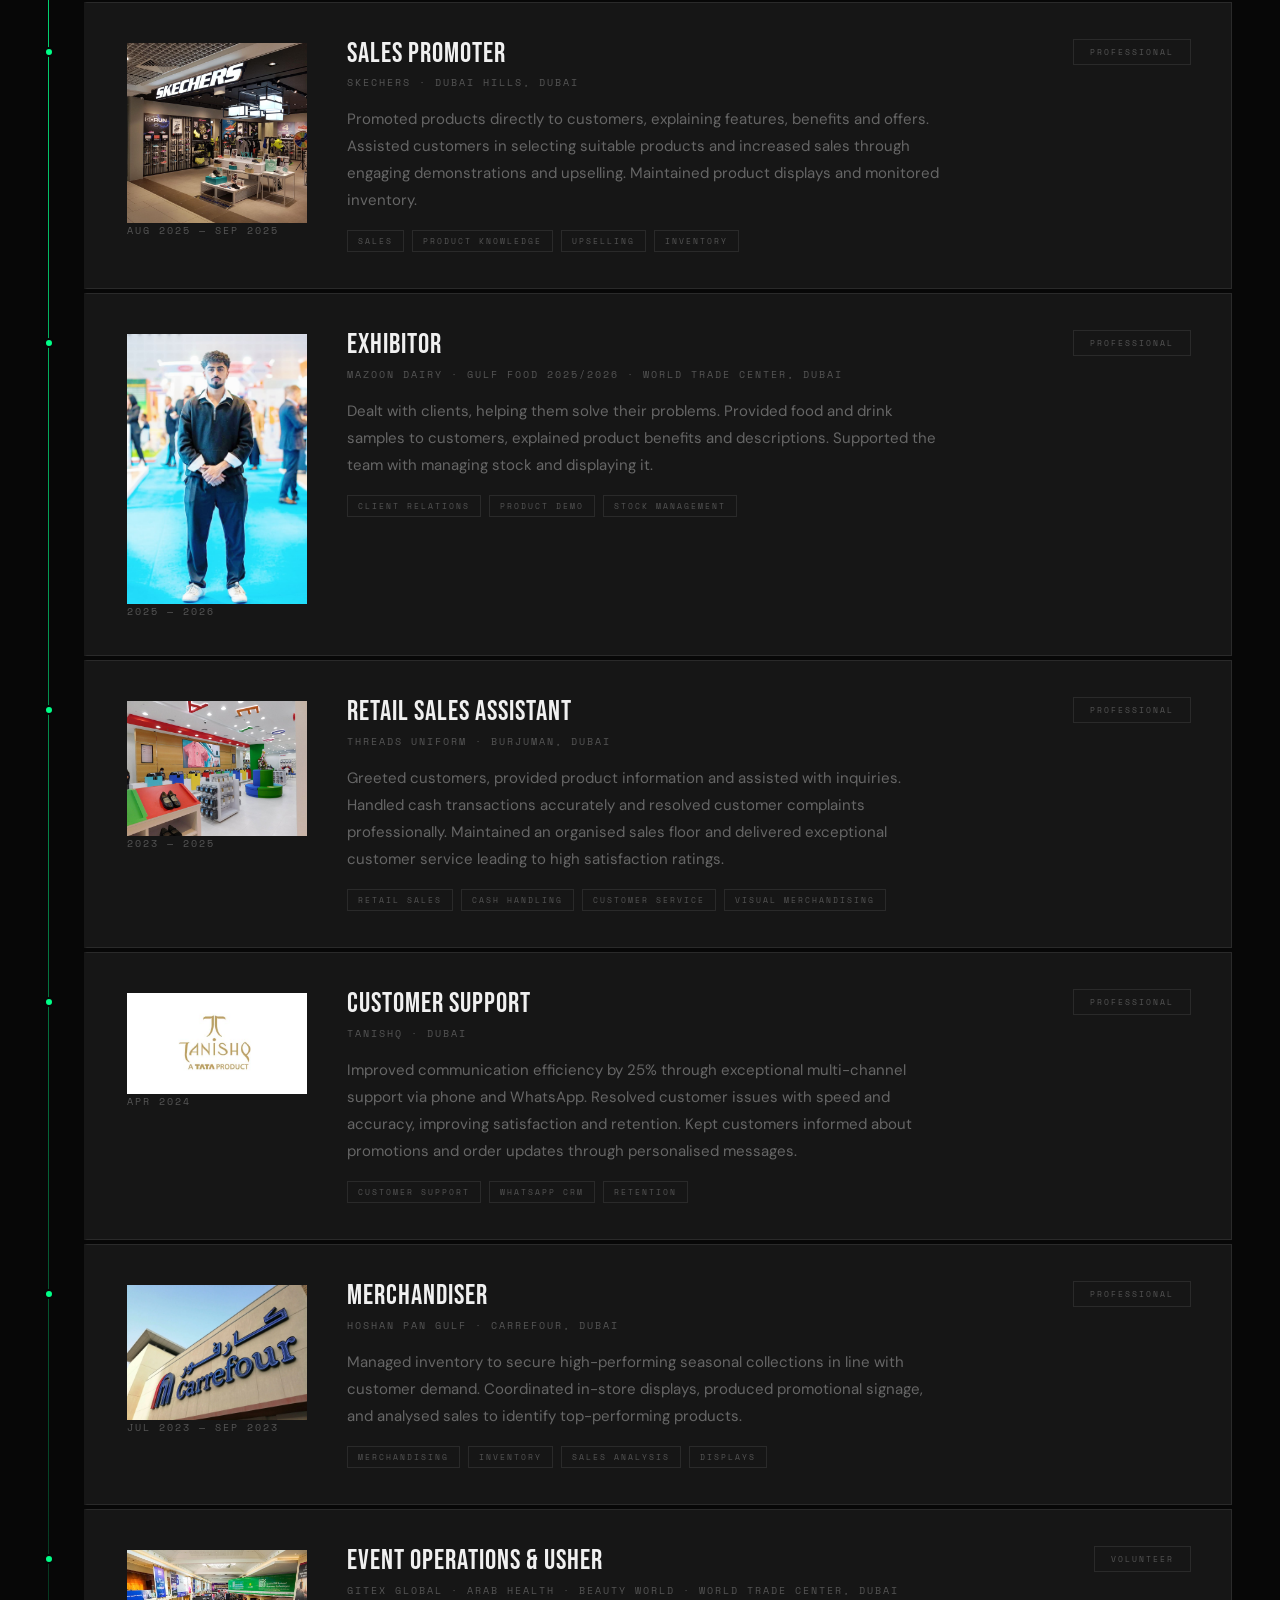
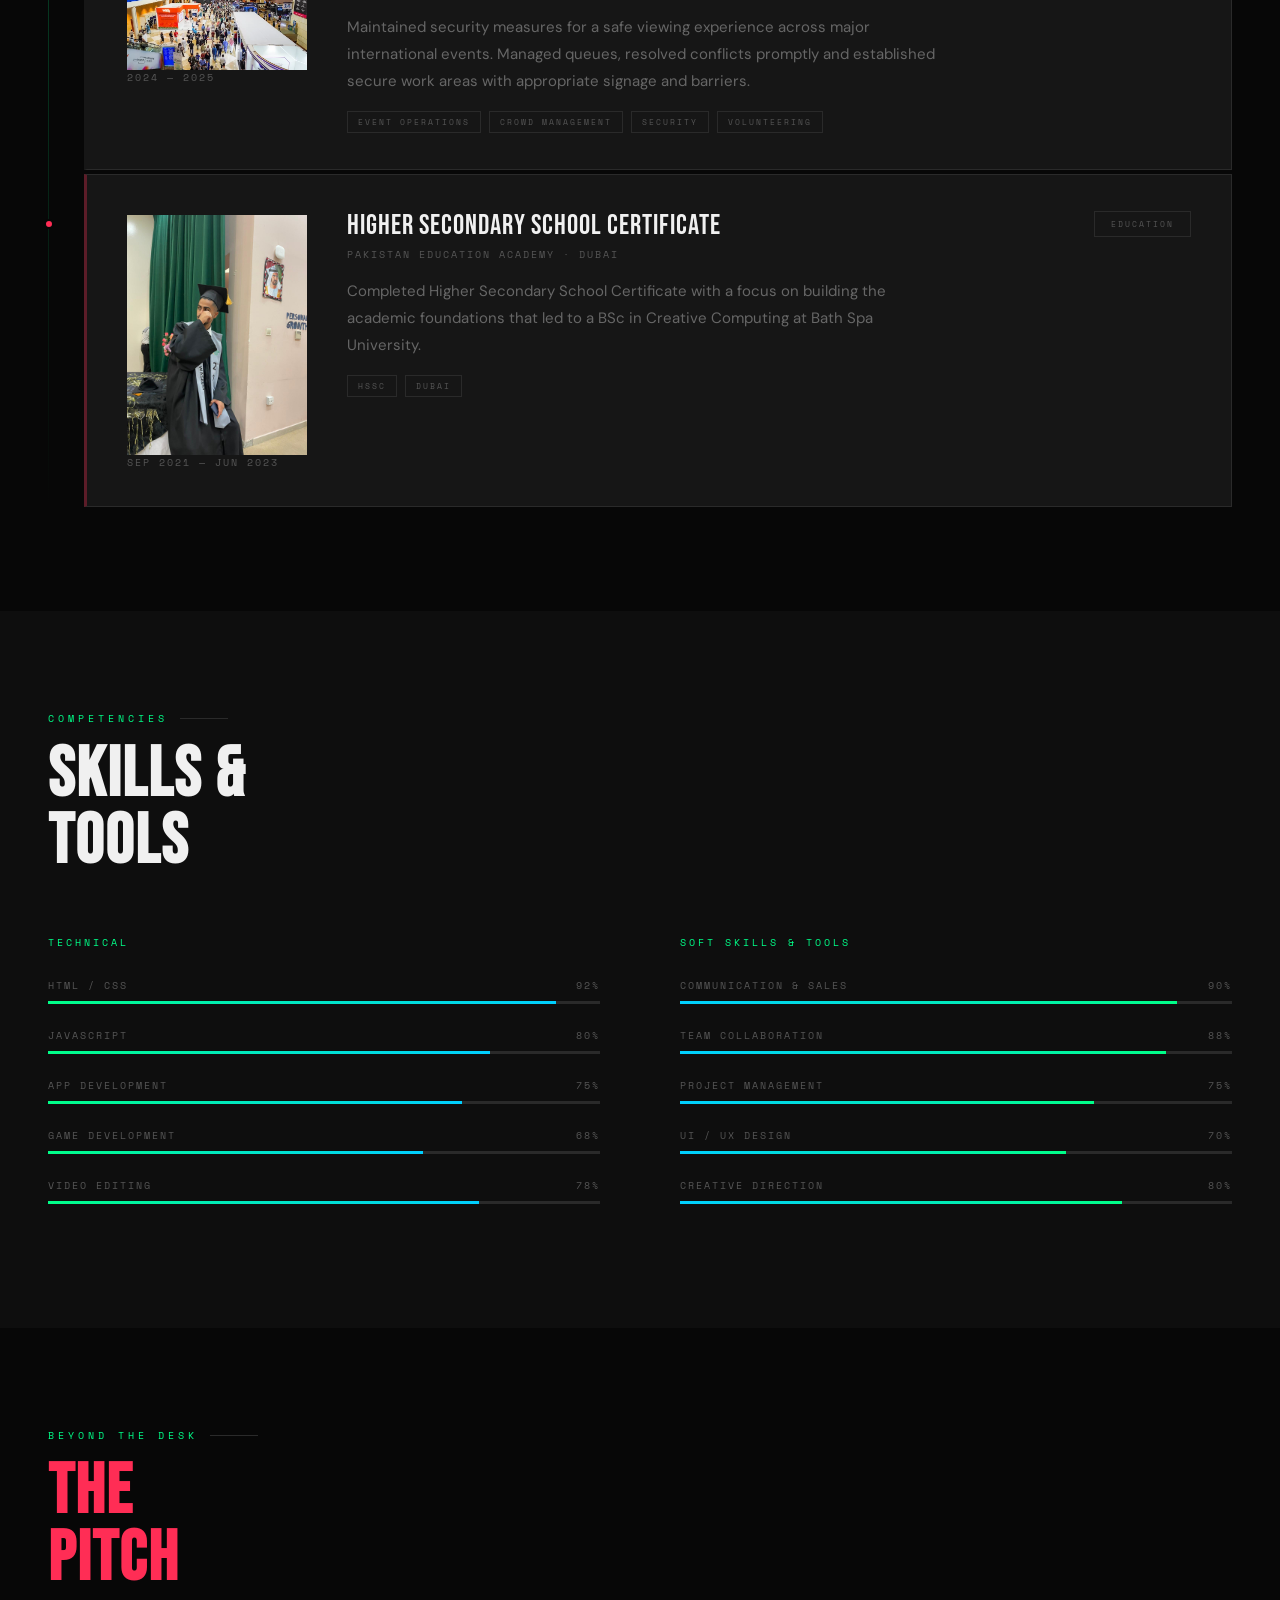
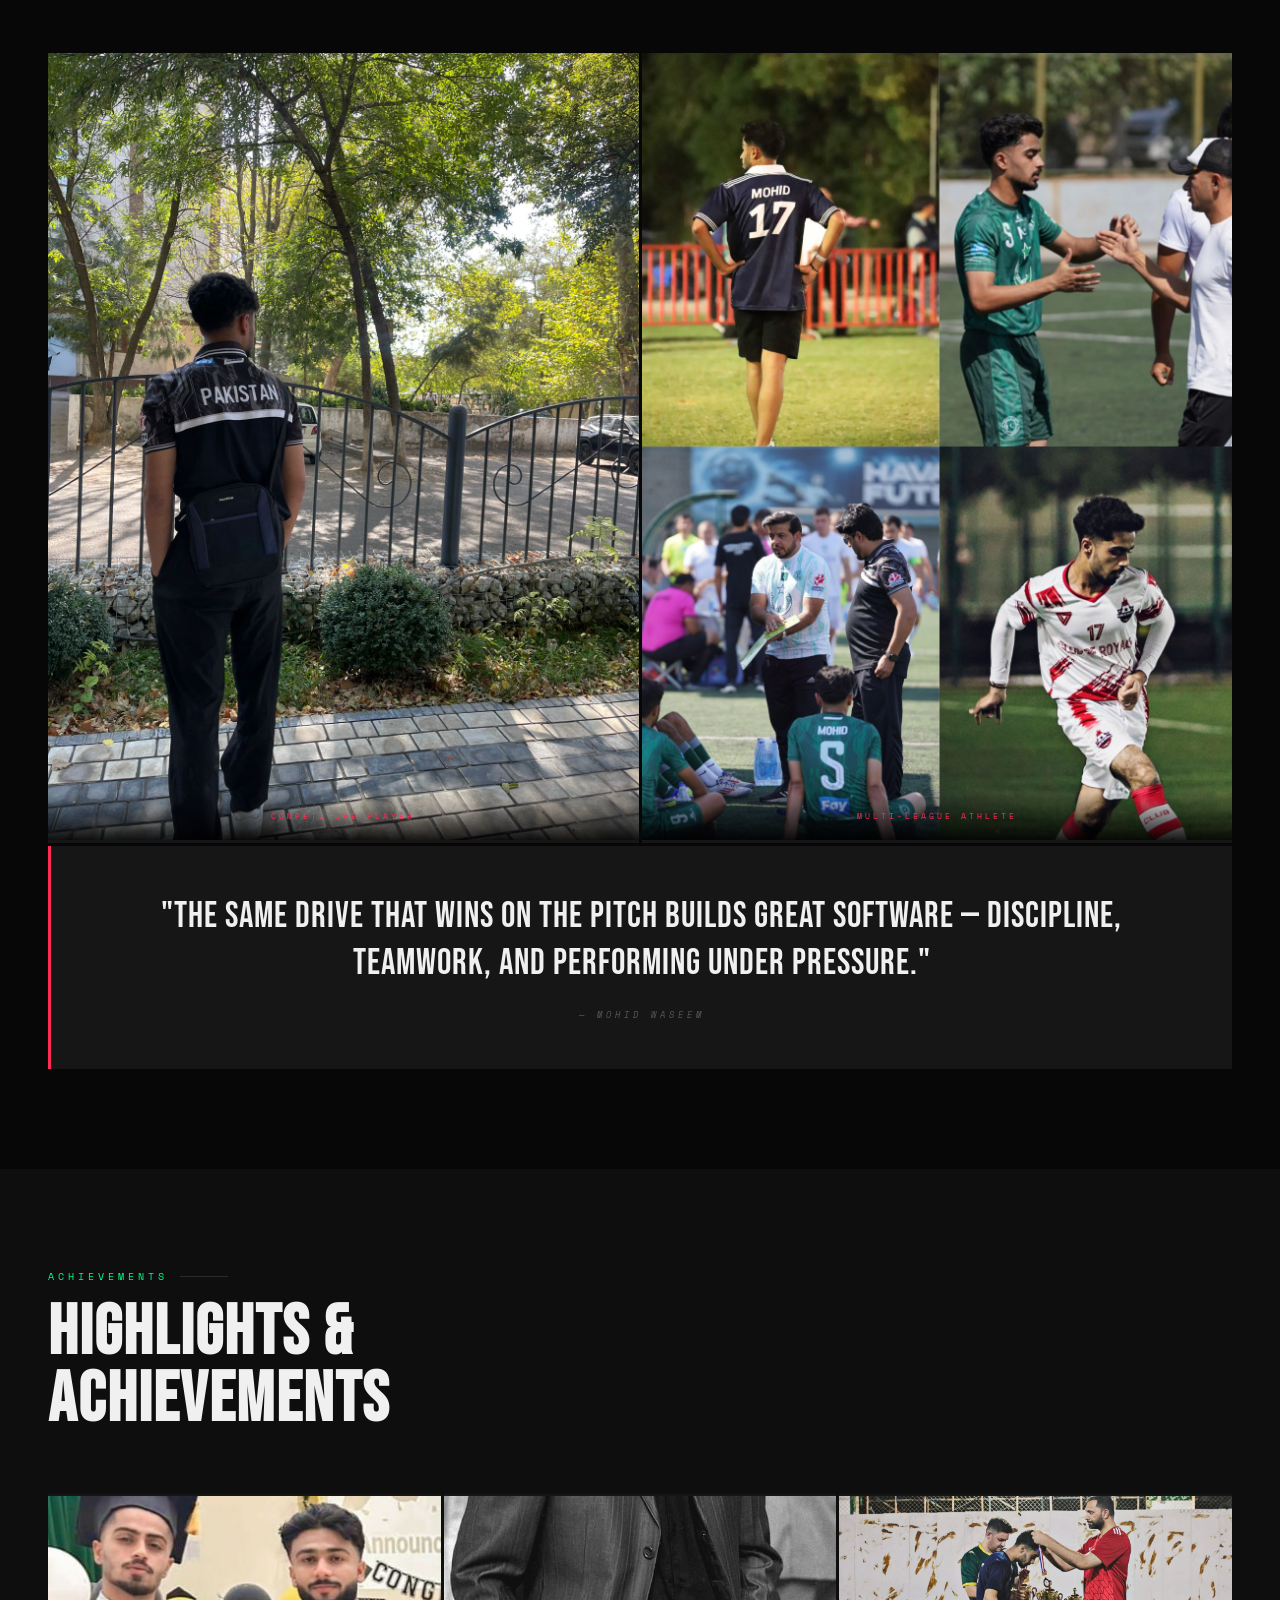
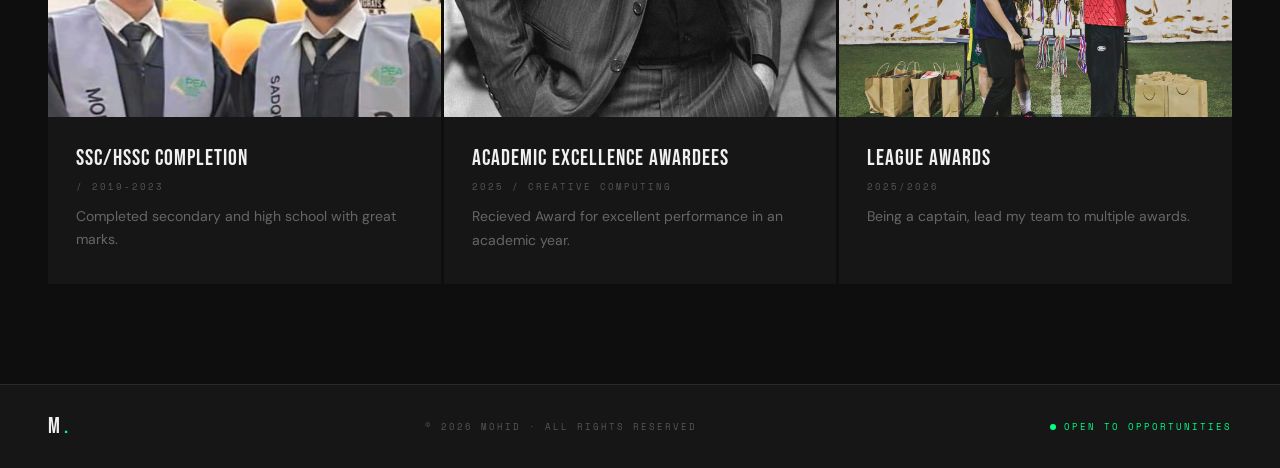
<file: pages/experience.html>
<!DOCTYPE html>
<html lang="en">
<head>
  <meta charset="UTF-8" />
  <meta name="viewport" content="width=device-width, initial-scale=1.0" />
  <title>Experience — Mohid</title>
  <link rel="stylesheet" href="../css/style.css" />
  <style>
  
    .exp-section { background: var(--black); }

    .timeline {
      position: relative;
      padding-left: 36px;
    }
    .timeline::before {
      content: '';
      position: absolute;
      left: 0; top: 0; bottom: 0;
      width: 1px;
      background: linear-gradient(to bottom, var(--neon), transparent);
    }

    .timeline-item {
      position: relative;
      margin-bottom: 4px;
      background: var(--grey);
      border: 1px solid var(--border);
      border-left: 3px solid transparent;
      padding: 36px 40px;
      display: grid;
      grid-template-columns: 180px 1fr auto;
      gap: 40px;
      align-items: start;
      transition: all var(--transition);
    }
    .timeline-item:hover {
      border-left-color: var(--neon);
      background: var(--mid);
      transform: translateX(4px);
    }
    .timeline-item.edu { border-left-color: rgba(0,207,255,0.3); }
    .timeline-item.edu:hover { border-left-color: var(--cyan); }
    .timeline-item.hs { border-left-color: rgba(255,45,85,0.3); }
    .timeline-item.hs:hover { border-left-color: var(--red); }

  
    .timeline-item::before {
      content: '';
      position: absolute;
      left: -43px; top: 44px;
      width: 10px; height: 10px;
      background: var(--neon);
      border-radius: 50%;
      border: 2px solid var(--black);
    }
    .timeline-item.edu::before { background: var(--cyan); }
    .timeline-item.hs::before  { background: var(--red); }

    .tl-period {
      font-family: var(--font-mono);
      font-size: 10px;
      letter-spacing: 2px;
      color: var(--muted);
      text-transform: uppercase;
      padding-top: 4px;
    }
    .tl-role {
      font-family: var(--font-display);
      font-size: 28px;
      letter-spacing: 1px;
      color: var(--white);
      line-height: 1.1;
      margin-bottom: 6px;
    }
    .tl-company {
      font-family: var(--font-mono);
      font-size: 10px;
      letter-spacing: 2px;
      color: var(--muted);
      text-transform: uppercase;
      margin-bottom: 16px;
    }
    .tl-desc {
      font-size: 15px;
      color: #666;
      line-height: 1.8;
      max-width: 600px;
    }
    .tl-tags {
      display: flex;
      gap: 8px;
      flex-wrap: wrap;
      margin-top: 16px;
    }
    .tl-tag {
      font-family: var(--font-mono);
      font-size: 8px;
      letter-spacing: 2px;
      text-transform: uppercase;
      padding: 4px 10px;
      border: 1px solid var(--border);
      color: var(--muted);
    }
    .tl-badge {
      font-family: var(--font-mono);
      font-size: 8px;
      letter-spacing: 2px;
      text-transform: uppercase;
      padding: 6px 16px;
      border: 1px solid var(--border);
      color: var(--muted);
      white-space: nowrap;
      align-self: start;
    }
    .timeline-item:hover .tl-badge { border-color: var(--neon); color: var(--neon); }
    .timeline-item.edu:hover .tl-badge { border-color: var(--cyan); color: var(--cyan); }
    .timeline-item.hs:hover .tl-badge  { border-color: var(--red); color: var(--red); }


    .skills-section { background: var(--dark); }
    .skills-cols {
      display: grid;
      grid-template-columns: 1fr 1fr;
      gap: 80px;
    }
    .skill-group-title {
      font-family: var(--font-mono);
      font-size: 10px;
      letter-spacing: 3px;
      text-transform: uppercase;
      color: var(--neon);
      margin-bottom: 28px;
    }
    .skill-row {
      margin-bottom: 24px;
    }
    .skill-row-top {
      display: flex;
      justify-content: space-between;
      font-family: var(--font-mono);
      font-size: 10px;
      letter-spacing: 2px;
      color: var(--muted);
      text-transform: uppercase;
      margin-bottom: 8px;
    }
    .skill-bar {
      height: 3px;
      background: var(--border);
      position: relative;
      overflow: hidden;
    }
    .skill-fill {
      height: 100%;
      background: linear-gradient(90deg, var(--neon), var(--cyan));
      transition: width 1.2s cubic-bezier(0.4, 0, 0.2, 1);
    }

    .football-section { background: var(--black); }
    .football-grid {
      display: grid;
      grid-template-columns: 1fr 1fr;
      gap: 3px;
    }
    .football-stat-box {
      background: var(--grey);
      padding: 48px;
      text-align: center;
      border-bottom: 3px solid transparent;
      transition: all var(--transition);
    }
    .football-stat-box:hover { border-bottom-color: var(--red); background: var(--mid); }
    .fsb-num {
      font-family: var(--font-display);
      font-size: 72px;
      color: var(--red);
      line-height: 1;
      margin-bottom: 8px;
    }
    .fsb-label {
      font-family: var(--font-mono);
      font-size: 9px;
      letter-spacing: 3px;
      color: var(--muted);
      text-transform: uppercase;
    }
    .football-quote {
      grid-column: span 2;
      background: var(--grey);
      padding: 48px;
      text-align: center;
      border-left: 3px solid var(--red);
    }
    .football-quote blockquote {
      font-family: var(--font-display);
      font-size: clamp(24px, 3vw, 36px);
      letter-spacing: 1px;
      color: var(--white);
      line-height: 1.3;
    }
    .football-quote cite {
      display: block;
      font-family: var(--font-mono);
      font-size: 9px;
      letter-spacing: 3px;
      color: var(--muted);
      text-transform: uppercase;
      margin-top: 20px;
    }

   
    .achieve-section { background: var(--dark); }
    .achieve-grid {
      display: grid;
      grid-template-columns: repeat(3, 1fr);
      gap: 3px;
    }
    .achieve-card {
      background: var(--grey);
      padding: 36px 32px;
      border-top: 2px solid transparent;
      transition: all var(--transition);
    }
    .achieve-card:hover { background: var(--mid); border-top-color: var(--neon); }
    .achieve-icon { font-size: 32px; margin-bottom: 16px; }
    .achieve-title {
      font-family: var(--font-display);
      font-size: 22px;
      letter-spacing: 1px;
      margin-bottom: 8px;
    }
    .achieve-sub {
      font-family: var(--font-mono);
      font-size: 9px;
      letter-spacing: 2px;
      color: var(--muted);
      text-transform: uppercase;
      margin-bottom: 12px;
    }
    .achieve-desc { font-size: 14px; color: #666; line-height: 1.7; }

    @media (max-width: 900px) {
      .timeline-item { grid-template-columns: 1fr; gap: 12px; }
      .tl-badge { display: none; }
      .skills-cols { grid-template-columns: 1fr; gap: 40px; }
      .football-grid { grid-template-columns: 1fr; }
      .football-quote { grid-column: span 1; }
      .achieve-grid { grid-template-columns: 1fr; }
    }
  </style>
</head>
<body>

  <div class="cursor" id="cursor"></div>
  <div class="cursor-ring" id="cursorRing"></div>

  <nav class="nav">
    <a href="../index.html" class="nav-logo">M<span>.</span></a>
    <ul class="nav-links">
      <li><a href="../index.html">Home</a></li>
      <li><a href="work.html">Work</a></li>
      <li><a href="experience.html" class="active">Experience</a></li>
      <li><a href="about.html">About</a></li>
      <li><a href="contact.html" class="nav-cta">Contact</a></li>
    </ul>
    <div class="nav-burger" id="burger"><span></span><span></span><span></span></div>
  </nav>

  <header class="page-header">
    <div class="bg-number">03</div>
    <div class="page-header-inner">
      <div class="page-eyebrow">Resume & Experience</div>
      <h1 class="page-title">WHERE<br>I'VE <span class="outline">BEEN</span></h1>
      <p class="page-subtitle">
        From university labs to real customers, football pitches to client calls — 
        every experience has shaped how I build and think.
      </p>
    </div>
  </header>


  <div style="display:grid;grid-template-columns:1fr 1fr;gap:4px;background:var(--black);">
    <div style="position:relative;overflow:hidden;background:var(--grey);aspect-ratio:16/7;">
     
      <img src="../images/exp-photo1.jpeg" style="width:100%;height:100%;object-fit:cover;object-position:top;" alt="Mohid Waseem" />
     
     
      <div style="position:absolute;bottom:0;left:0;right:0;padding:24px 28px;background:linear-gradient(transparent,rgba(0,0,0,0.85));">
        <div style="font-family:var(--font-display);font-size:32px;letter-spacing:2px;color:var(--white);">MOHID WASEEM</div>
        <div style="font-family:var(--font-mono);font-size:9px;letter-spacing:3px;color:var(--neon);text-transform:uppercase;margin-top:4px;">BSc Creative Computing · Developer · Builder</div>
      </div>
    </div>
    <div style="display:grid;grid-template-columns:1fr 1fr;gap:4px;">
      <div style="background:var(--grey);padding:32px;display:flex;flex-direction:column;justify-content:center;border-left:2px solid var(--neon);">
        <div style="font-family:var(--font-display);font-size:48px;color:var(--neon);line-height:1;">3+</div>
        <div style="font-family:var(--font-mono);font-size:8px;letter-spacing:2px;color:var(--muted);text-transform:uppercase;margin-top:6px;">Years Experience</div>
      </div>
      <div style="background:var(--grey);padding:32px;display:flex;flex-direction:column;justify-content:center;border-left:2px solid var(--cyan);">
        <div style="font-family:var(--font-display);font-size:48px;color:var(--cyan);line-height:1;">5+</div>
        <div style="font-family:var(--font-mono);font-size:8px;letter-spacing:2px;color:var(--muted);text-transform:uppercase;margin-top:6px;">Roles Held</div>
      </div>
      <div style="background:var(--grey);padding:32px;display:flex;flex-direction:column;justify-content:center;border-left:2px solid var(--red);grid-column:span 2;">
        <div style="font-family:var(--font-mono);font-size:9px;letter-spacing:3px;color:var(--red);text-transform:uppercase;margin-bottom:10px;">Currently Based</div>
        <div style="font-family:var(--font-display);font-size:32px;color:var(--white);letter-spacing:1px;">DUBAI, UAE</div>
      </div>
    </div>
  </div>

  
  <section class="section exp-section">
    <div class="section-label reveal">Professional & Academic</div>
    <h2 class="section-title reveal">TIMELINE</h2>

    <div class="timeline">

      
      <div class="timeline-item edu reveal">
        <div class="tl-period"><img src="../images/uni.png" style="width:100%;height:100%;object-fit:cover;object-position:top;" alt="Mohid Waseem" />2023 — 2026</div>
        <div>
          <div class="tl-role">BSc Creative Computing</div>
          <div class="tl-company">Bath Spa University · Hons Degree</div>
          <div class="tl-desc">
            Three years building websites, apps, games and digital campaigns.
            Specialised in creative tech — from frontend development and UI/UX
            to game design and video production.
          </div>
          <div class="tl-tags">
            <span class="tl-tag">Web Dev</span>
            <span class="tl-tag">App Dev</span>
            <span class="tl-tag">Game Design</span>
            <span class="tl-tag">Video Editing</span>
            <span class="tl-tag">UI / UX</span>
          </div>
        </div>
        <div class="tl-badge">Education</div>
      </div>

      <!-- SKECHERS -->
      <div class="timeline-item reveal">
        <div class="tl-period"><img src="../images/skechers.jpg" style="width:100%;height:100%;object-fit:cover;object-position:top;" alt="Mohid Waseem" />Aug 2025 — Sep 2025</div>
        <div>
          <div class="tl-role">Sales Promoter</div>
          <div class="tl-company">Skechers · Dubai Hills, Dubai</div>
          <div class="tl-desc">
            Promoted products directly to customers, explaining features, benefits and offers.
            Assisted customers in selecting suitable products and increased sales through
            engaging demonstrations and upselling. Maintained product displays and monitored inventory.
          </div>
          <div class="tl-tags">
            <span class="tl-tag">Sales</span>
            <span class="tl-tag">Product Knowledge</span>
            <span class="tl-tag">Upselling</span>
            <span class="tl-tag">Inventory</span>
          </div>
        </div>
        <div class="tl-badge">Professional</div>
      </div>

      <!-- MAZOON DAIRY / GULF FOOD -->
      <div class="timeline-item reveal">
        <div class="tl-period"><img src="../images/mazoon.jpeg" style="width:100%;height:100%;object-fit:cover;object-position:top;" alt="Mohid Waseem" />2025 — 2026</div>
        <div>
          <div class="tl-role">Exhibitor</div>
          <div class="tl-company">Mazoon Dairy · Gulf Food 2025/2026 · World Trade Center, Dubai</div>
          <div class="tl-desc">
            Dealt with clients, helping them solve their problems.
            Provided food and drink samples to customers, explained product benefits and descriptions.
            Supported the team with managing stock and displaying it.
          </div>
          <div class="tl-tags">
            <span class="tl-tag">Client Relations</span>
            <span class="tl-tag">Product Demo</span>
            <span class="tl-tag">Stock Management</span>
          </div>
        </div>
        <div class="tl-badge">Professional</div>
      </div>

      <!-- THREADS UNIFORM -->
      <div class="timeline-item reveal">
          <div class="tl-period"><img src="../images/threads.jpg" style="width:100%;height:100%;object-fit:cover;object-position:top;" alt="Mohid Waseem" />2023 — 2025</div>
        <div>
          <div class="tl-role">Retail Sales Assistant</div>
          <div class="tl-company">Threads Uniform · Burjuman, Dubai</div>
          <div class="tl-desc">
            Greeted customers, provided product information and assisted with inquiries.
            Handled cash transactions accurately and resolved customer complaints professionally.
            Maintained an organised sales floor and delivered exceptional customer service
            leading to high satisfaction ratings.
          </div>
          <div class="tl-tags">
            <span class="tl-tag">Retail Sales</span>
            <span class="tl-tag">Cash Handling</span>
            <span class="tl-tag">Customer Service</span>
            <span class="tl-tag">Visual Merchandising</span>
          </div>
        </div>
        <div class="tl-badge">Professional</div>
      </div>

      <!-- TANISHQ -->
      <div class="timeline-item reveal">
          <div class="tl-period"><img src="../images/tanishq.jpg" style="width:100%;height:100%;object-fit:cover;object-position:top;" alt="Mohid Waseem" />Apr 2024</div>
        <div>
          <div class="tl-role">Customer Support</div>
          <div class="tl-company">Tanishq · Dubai</div>
          <div class="tl-desc">
            Improved communication efficiency by 25% through exceptional multi-channel support
            via phone and WhatsApp. Resolved customer issues with speed and accuracy,
            improving satisfaction and retention. Kept customers informed about promotions
            and order updates through personalised messages.
          </div>
          <div class="tl-tags">
            <span class="tl-tag">Customer Support</span>
            <span class="tl-tag">WhatsApp CRM</span>
            <span class="tl-tag">Retention</span>
          </div>
        </div>
        <div class="tl-badge">Professional</div>
      </div>

      <!-- HOSHAN / CARREFOUR -->
      <div class="timeline-item reveal">
          <div class="tl-period"><img src="../images/carrefour.jpg" style="width:100%;height:100%;object-fit:cover;object-position:top;" alt="Mohid Waseem" />Jul 2023 — Sep 2023</div>
        <div>
          <div class="tl-role">Merchandiser</div>
          <div class="tl-company">Hoshan Pan Gulf · Carrefour, Dubai</div>
          <div class="tl-desc">
            Managed inventory to secure high-performing seasonal collections in line with
            customer demand. Coordinated in-store displays, produced promotional signage,
            and analysed sales to identify top-performing products.
          </div>
          <div class="tl-tags">
            <span class="tl-tag">Merchandising</span>
            <span class="tl-tag">Inventory</span>
            <span class="tl-tag">Sales Analysis</span>
            <span class="tl-tag">Displays</span>
          </div>
        </div>
        <div class="tl-badge">Professional</div>
      </div>

      <!-- VOLUNTEERING — GITEX etc -->
      <div class="timeline-item reveal">
          <div class="tl-period"><img src="../images/wtc.jpg" style="width:100%;height:100%;object-fit:cover;object-position:top;" alt="Mohid Waseem" />2024 — 2025</div>
        <div>
          <div class="tl-role">Event Operations & Usher</div>
          <div class="tl-company">Gitex Global · Arab Health · Beauty World · World Trade Center, Dubai</div>
          <div class="tl-desc">
            Maintained security measures for a safe viewing experience across major
            international events. Managed queues, resolved conflicts promptly and
            established secure work areas with appropriate signage and barriers.
          </div>
          <div class="tl-tags">
            <span class="tl-tag">Event Operations</span>
            <span class="tl-tag">Crowd Management</span>
            <span class="tl-tag">Security</span>
            <span class="tl-tag">Volunteering</span>
          </div>
        </div>
        <div class="tl-badge">Volunteer</div>
      </div>

      <!-- HIGH SCHOOL -->
      <div class="timeline-item hs reveal">
          <div class="tl-period"><img src="../images/hssc.jpg" style="width:100%;height:100%;object-fit:cover;object-position:top;" alt="Mohid Waseem" />Sep 2021 — Jun 2023</div>
        <div>
          <div class="tl-role">Higher Secondary School Certificate</div>
          <div class="tl-company">Pakistan Education Academy · Dubai</div>
          <div class="tl-desc">
            Completed Higher Secondary School Certificate with a focus on building
            the academic foundations that led to a BSc in Creative Computing at
            Bath Spa University.
          </div>
          <div class="tl-tags">
            <span class="tl-tag">HSSC</span>
            <span class="tl-tag">Dubai</span>
          </div>
        </div>
        <div class="tl-badge">Education</div>
      </div>

    </div>
  </section>

  <!-- SKILLS -->
  <section class="section skills-section">
    <div class="section-label reveal">Competencies</div>
    <h2 class="section-title reveal">SKILLS &<br>TOOLS</h2>
    <div class="skills-cols">
      <div class="reveal">
        <div class="skill-group-title">Technical</div>
        <div class="skill-row">
          <div class="skill-row-top"><span>HTML / CSS</span><span>92%</span></div>
          <div class="skill-bar"><div class="skill-fill" style="width:92%"></div></div>
        </div>
        <div class="skill-row">
          <div class="skill-row-top"><span>JavaScript</span><span>80%</span></div>
          <div class="skill-bar"><div class="skill-fill" style="width:80%"></div></div>
        </div>
        <div class="skill-row">
          <div class="skill-row-top"><span>App Development</span><span>75%</span></div>
          <div class="skill-bar"><div class="skill-fill" style="width:75%"></div></div>
        </div>
        <div class="skill-row">
          <div class="skill-row-top"><span>Game Development</span><span>68%</span></div>
          <div class="skill-bar"><div class="skill-fill" style="width:68%"></div></div>
        </div>
        <div class="skill-row">
          <div class="skill-row-top"><span>Video Editing</span><span>78%</span></div>
          <div class="skill-bar"><div class="skill-fill" style="width:78%"></div></div>
        </div>
      </div>
      <div class="reveal reveal-delay-2">
        <div class="skill-group-title">Soft Skills & Tools</div>
        <div class="skill-row">
          <div class="skill-row-top"><span>Communication & Sales</span><span>90%</span></div>
          <div class="skill-bar"><div class="skill-fill" style="width:90%;background:linear-gradient(90deg,var(--cyan),var(--neon))"></div></div>
        </div>
        <div class="skill-row">
          <div class="skill-row-top"><span>Team Collaboration</span><span>88%</span></div>
          <div class="skill-bar"><div class="skill-fill" style="width:88%;background:linear-gradient(90deg,var(--cyan),var(--neon))"></div></div>
        </div>
        <div class="skill-row">
          <div class="skill-row-top"><span>Project Management</span><span>75%</span></div>
          <div class="skill-bar"><div class="skill-fill" style="width:75%;background:linear-gradient(90deg,var(--cyan),var(--neon))"></div></div>
        </div>
        <div class="skill-row">
          <div class="skill-row-top"><span>UI / UX Design</span><span>70%</span></div>
          <div class="skill-bar"><div class="skill-fill" style="width:70%;background:linear-gradient(90deg,var(--cyan),var(--neon))"></div></div>
        </div>
        <div class="skill-row">
          <div class="skill-row-top"><span>Creative Direction</span><span>80%</span></div>
          <div class="skill-bar"><div class="skill-fill" style="width:80%;background:linear-gradient(90deg,var(--cyan),var(--neon))"></div></div>
        </div>
      </div>
    </div>
  </section>

  <!-- FOOTBALL -->
  <section class="section football-section">
    <div class="section-label reveal">Beyond The Desk</div>
    <h2 class="section-title reveal" style="color:var(--red)">THE<br>PITCH</h2>
    <div class="football-grid">

   
      <div class="football-stat-box reveal" style="padding:0;overflow:hidden;position:relative;min-height:340px;">
        
           <img src="../images/football2.jpeg" style="width:100%;height:100%;object-fit:cover;object-position:center;" alt="Mohid football" />
       
        
        <div style="position:absolute;bottom:0;left:0;right:0;padding:18px 22px;background:linear-gradient(transparent,rgba(0,0,0,0.9));">
          <div style="font-family:var(--font-mono);font-size:8px;letter-spacing:3px;color:var(--red);text-transform:uppercase;">Competitive Player</div>
        </div>
      </div>


      <div class="football-stat-box reveal reveal-delay-1" style="padding:0;overflow:hidden;position:relative;min-height:340px;">
      
          <img src="../images/football1.png" style="width:100%;height:100%;object-fit:cover;object-position:center;" alt="Mohid football" />
        
        
        <div style="position:absolute;bottom:0;left:0;right:0;padding:18px 22px;background:linear-gradient(transparent,rgba(0,0,0,0.9));">
          <div style="font-family:var(--font-mono);font-size:8px;letter-spacing:3px;color:var(--red);text-transform:uppercase;">Multi-League Athlete</div>
        </div>
      </div>

      <!-- QUOTE -->
      <div class="football-quote reveal">
        <blockquote>
          "The same drive that wins on the pitch builds great software —
          discipline, teamwork, and performing under pressure."
        </blockquote>
        <cite>— Mohid Waseem</cite>
      </div>

    </div>
  </section>

  <!-- HIGH SCHOOL ACHIEVEMENTS -->
  <section class="section achieve-section">
    <div class="section-label reveal">Achievements</div>
    <h2 class="section-title reveal">HIGHLIGHTS &<br><span class="outline">ACHIEVEMENTS</span></h2>
    <div class="achieve-grid">

 
      <div class="achieve-card reveal" style="padding:0;overflow:hidden;">
        <div style="width:100%;aspect-ratio:16/9;overflow:hidden;background:#111;display:flex;align-items:center;justify-content:center;position:relative;">
        
           <img src="../images/achievement1.jpeg" style="width:100%;height:100%;object-fit:cover;" alt="Achievement 1" />
          
          
        </div>
        <div style="padding:28px 28px 32px;">
          <div class="achieve-icon" style="display:none;"></div>
          <div class="achieve-title">SSC/HSSC COMPLETION</div>
          <div class="achieve-sub">/ 2019-2023</div>
          <div class="achieve-desc">Completed secondary and high school with great marks.</div>
        </div>
      </div>

    
      <div class="achieve-card reveal reveal-delay-1" style="padding:0;overflow:hidden;">
        <div style="width:100%;aspect-ratio:16/9;overflow:hidden;background:#111;display:flex;align-items:center;justify-content:center;position:relative;">
          
            <img src="../images/achievement2.jpeg" style="width:100%;height:100%;object-fit:cover;" alt="Achievement 2" />
          
         
        </div>
        <div style="padding:28px 28px 32px;">
          <div class="achieve-title">ACADEMIC EXCELLENCE AWARDEES</div>
          <div class="achieve-sub">2025 / CREATIVE COMPUTING </div>
          <div class="achieve-desc">Recieved Award for excellent performance in an academic year.</div>
        </div>
      </div>

    
      <div class="achieve-card reveal reveal-delay-2" style="padding:0;overflow:hidden;">
        <div style="width:100%;aspect-ratio:16/9;overflow:hidden;background:#111;display:flex;align-items:center;justify-content:center;position:relative;">
         
          <img src="../images/achievement3.jpeg" style="width:100%;height:100%;object-fit:cover;" alt="Achievement 3" />
         
          
        </div>
        <div style="padding:28px 28px 32px;">
          <div class="achieve-title">League Awards</div>
          <div class="achieve-sub">2025/2026</div>
          <div class="achieve-desc">Being a captain, lead my team to multiple awards.</div>
        </div>
      </div>

    </div>
  </section>

  <footer class="footer">
    <div class="footer-logo">M<span>.</span></div>
    <div class="footer-copy">© 2026 Mohid · All rights reserved</div>
    <div class="footer-status"><div class="pulse"></div> Open to opportunities</div>
  </footer>

  <script src="../js/main.js"></script>
</body>
</html>
</file>
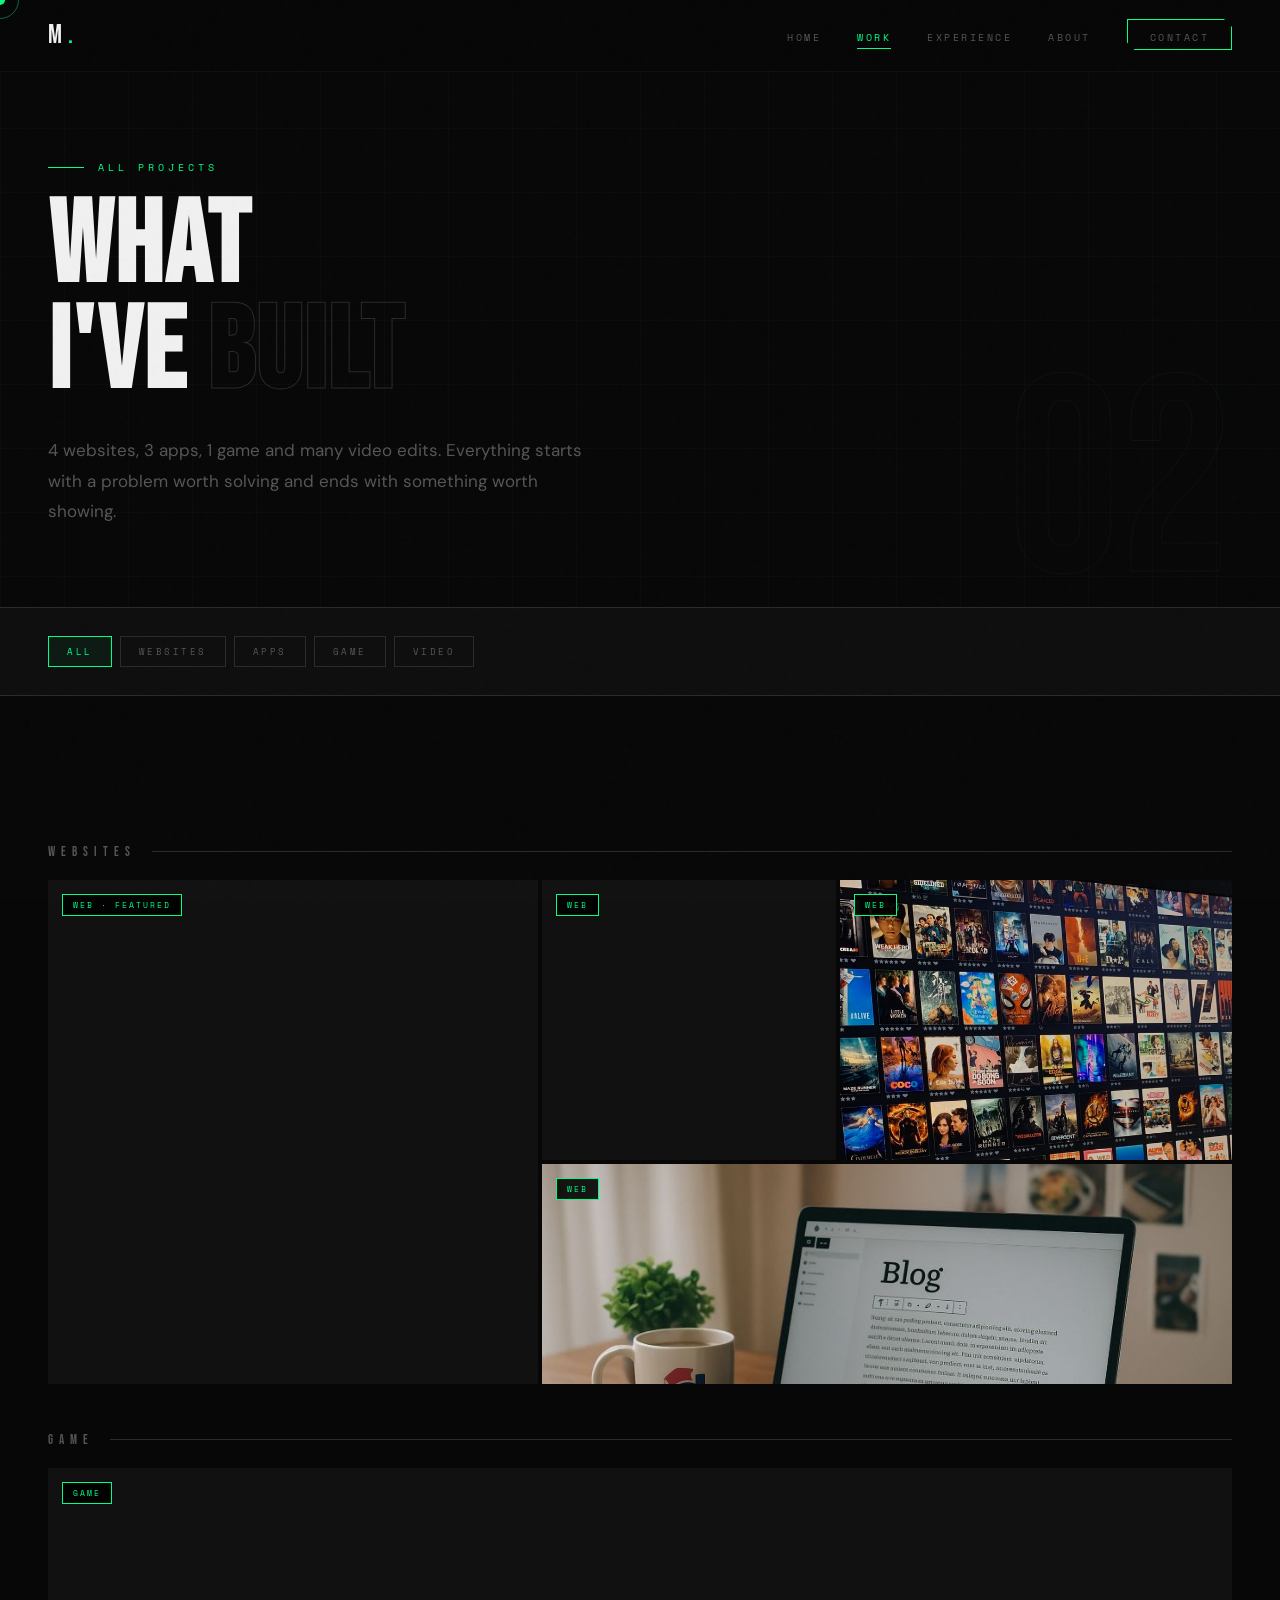
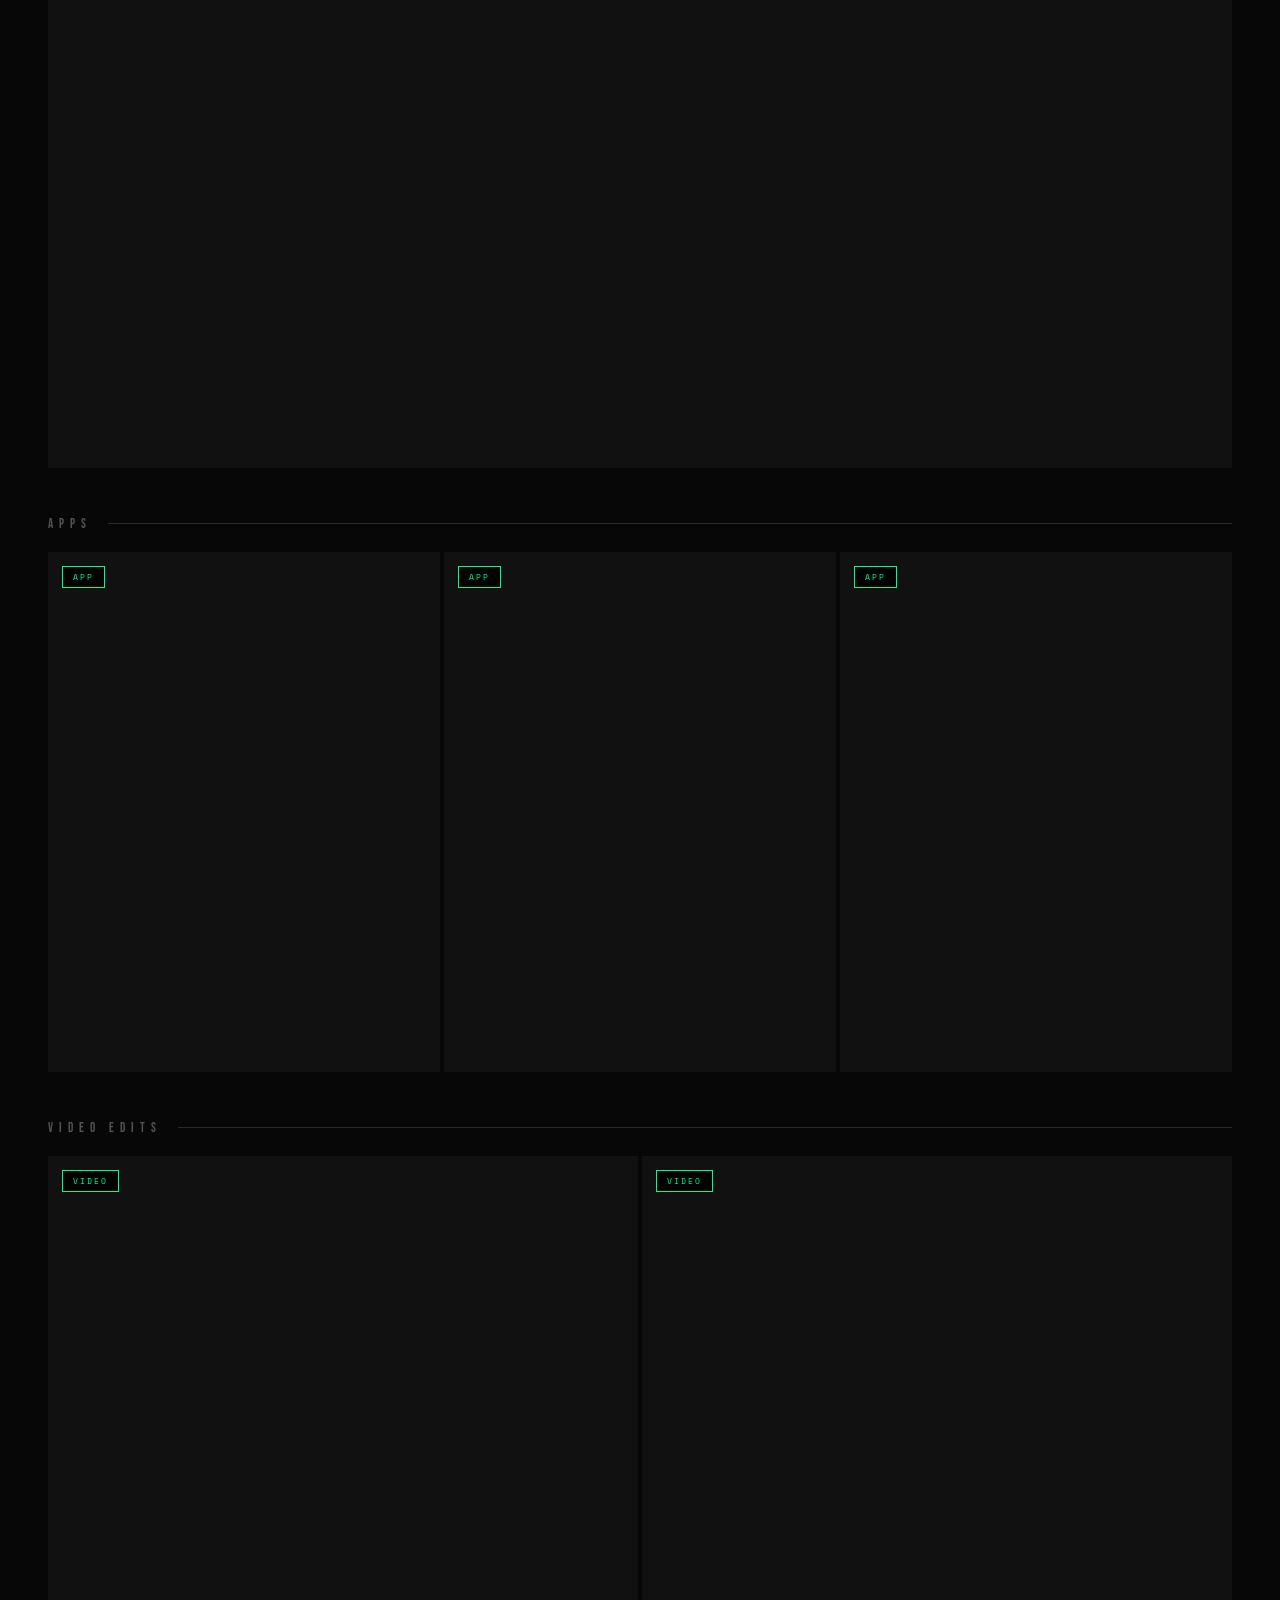
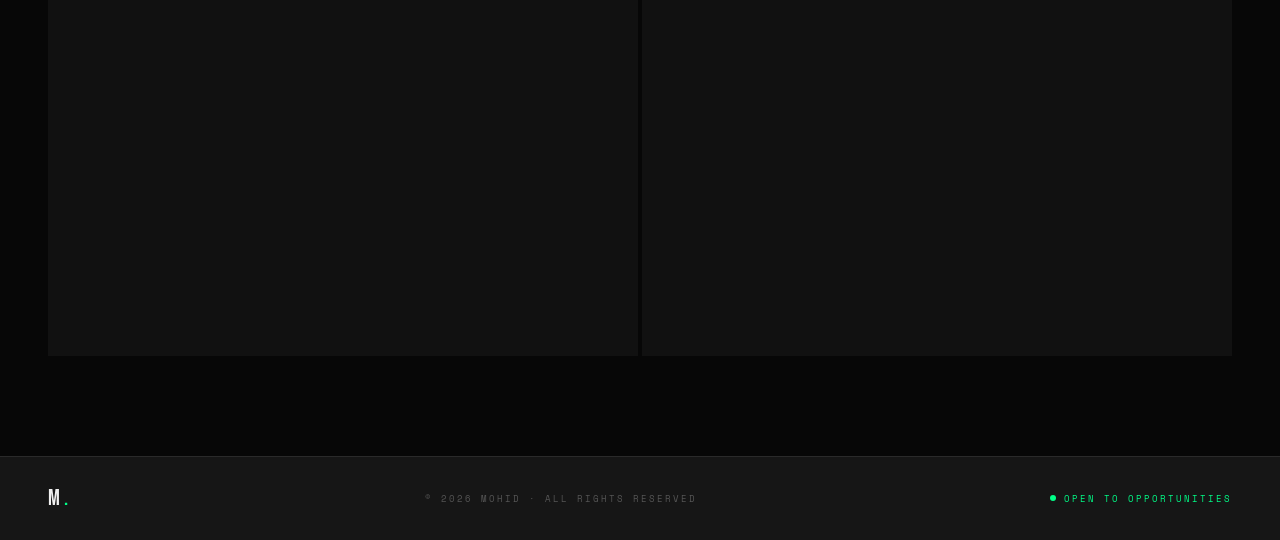
<file: pages/work.html>
<!DOCTYPE html>
<html lang="en">
<head>
  <meta charset="UTF-8" />
  <meta name="viewport" content="width=device-width, initial-scale=1.0" />
  <title>Work — Mohid</title>
  <link rel="stylesheet" href="../css/style.css" />
  <style>
    
    .filter-bar {
      padding: 28px 48px; display: flex; gap: 8px;
      flex-wrap: wrap; border-bottom: 1px solid var(--border);
      background: var(--dark);
    }
    .filter-btn {
      font-family: var(--font-mono); font-size: 9px; letter-spacing: 2.5px;
      text-transform: uppercase; padding: 8px 18px;
      border: 1px solid var(--border); color: var(--muted);
      background: transparent; cursor: none; transition: all var(--transition);
    }
    .filter-btn:hover, .filter-btn.active {
      border-color: var(--neon); color: var(--neon);
      background: rgba(0,255,136,0.05);
    }


    .work-section { background: var(--black); }




   
    .work-bento.grid-web {
      display: grid;
      grid-template-columns: 5fr 3fr 4fr;
      grid-template-rows: 280px 220px;
      gap: 4px;
    }
    .work-bento.grid-web .work-card.w-web-1 { grid-column: 1;     grid-row: 1 / 3; }
    .work-bento.grid-web .work-card.w-web-2 { grid-column: 2;     grid-row: 1; }
    .work-bento.grid-web .work-card.w-web-3 { grid-column: 3;     grid-row: 1; }
    .work-bento.grid-web .work-card.w-web-4 { grid-column: 2 / 4; grid-row: 2; }

    
    .work-bento.grid-game {
      display: grid;
      grid-template-columns: 1fr;
      grid-template-rows: 600px;
      gap: 4px;
    }

    
    .work-bento.grid-apps {
      display: grid;
      grid-template-columns: repeat(3, 1fr);
      grid-template-rows: 520px;
      gap: 4px;
    }

    
    .work-bento.grid-videos {
      display: grid;
      grid-template-columns: 1fr 1fr;
      grid-template-rows: 800px;
      gap: 4px;
    }

   
    .work-card {
      position: relative; overflow: hidden;
      background: var(--grey); cursor: none;
    }
    .work-card a.work-link {
      position: absolute; inset: 0; z-index: 10;
    }


    .work-thumb {
      width: 100%; height: 100%;
      display: flex; align-items: center; justify-content: center;
      background: #111; overflow: hidden; position: relative;
      transition: transform 0.6s ease;
    }
    .work-thumb video,
    .work-thumb img {
      position: absolute; inset: 0;
      width: 100%; height: 100%;
      object-fit: cover; object-position: top center;
    }
    .work-card:hover .work-thumb { transform: scale(1.04); }

  
    .work-placeholder {
      position: relative; z-index: 1;
      display: flex; flex-direction: column;
      align-items: center; justify-content: center;
      gap: 10px; padding: 16px; text-align: center;
    }
    .work-placeholder .ph-icon { font-size: 36px; opacity: 0.1; display: block; }
    .work-placeholder p {
      font-family: var(--font-mono); font-size: 8px;
      letter-spacing: 2px; color: #2a2a2a; text-transform: uppercase;
      line-height: 1.7; max-width: 120px;
    }

   
    .work-overlay {
      position: absolute; inset: 0; z-index: 5;
      background: linear-gradient(to top, rgba(0,0,0,0.97) 0%, rgba(0,0,0,0.1) 55%, transparent 100%);
      display: flex; flex-direction: column; justify-content: flex-end;
      padding: 22px 26px; opacity: 0; transition: opacity 0.35s ease;
    }
    .work-card:hover .work-overlay { opacity: 1; }

    .work-cat {
      font-family: var(--font-mono); font-size: 8px; letter-spacing: 3px;
      color: var(--neon); text-transform: uppercase; margin-bottom: 5px;
    }
    .work-title {
      font-family: var(--font-display); font-size: 22px;
      letter-spacing: 1px; color: var(--white); margin-bottom: 6px; line-height: 1.1;
    }
    .work-desc {
      font-size: 13px; color: #777; line-height: 1.55; margin-bottom: 12px;
    }
    .work-tags { display: flex; gap: 6px; flex-wrap: wrap; }
    .work-tag {
      font-family: var(--font-mono); font-size: 7px;
      letter-spacing: 2px; text-transform: uppercase;
      padding: 3px 8px; border: 1px solid #333; color: #555;
    }
    .work-tag.live { border-color: var(--neon); color: var(--neon); }

    .work-badge {
      position: absolute; top: 14px; left: 14px; z-index: 6;
      background: rgba(0,0,0,0.88); border: 1px solid var(--neon);
      padding: 4px 10px; font-family: var(--font-mono);
      font-size: 8px; letter-spacing: 2px; color: var(--neon); text-transform: uppercase;
    }
    .work-badge.grey { border-color: var(--border); color: var(--muted); }

    .work-play {
      position: absolute; top: 50%; left: 50%;
      transform: translate(-50%,-50%);
      width: 52px; height: 52px; border: 2px solid var(--neon);
      border-radius: 50%; display: flex; align-items: center; justify-content: center;
      color: var(--neon); font-size: 18px; z-index: 6;
      opacity: 0; transition: opacity 0.3s, transform 0.3s;
    }
    .work-card:hover .work-play { opacity: 1; transform: translate(-50%,-50%) scale(1.1); }

  
    .work-group-label {
      padding: 48px 0 20px;
      font-family: var(--font-display);
      font-size: 13px; letter-spacing: 6px;
      color: var(--muted); text-transform: uppercase;
      display: flex; align-items: center; gap: 16px;
    }
    .work-group-label::after {
      content: ''; flex: 1; height: 1px; background: var(--border);
    }

    @media (max-width: 900px) {
      .work-bento.grid-web {
        grid-template-columns: 1fr 1fr;
        grid-template-rows: 220px 220px 220px;
      }
      .work-bento.grid-web .work-card.w-web-1 { grid-column: 1 / 3; grid-row: 1; }
      .work-bento.grid-web .work-card.w-web-2 { grid-column: 1;     grid-row: 2; }
      .work-bento.grid-web .work-card.w-web-3 { grid-column: 2;     grid-row: 2; }
      .work-bento.grid-web .work-card.w-web-4 { grid-column: 1 / 3; grid-row: 3; }
      .work-bento.grid-apps { grid-template-rows: 380px; }
      .work-bento.grid-videos { grid-template-rows: 300px; }
      .work-bento.grid-game { grid-template-rows: 280px; }
    }
    @media (max-width: 600px) {
      .filter-bar { padding: 20px 24px; }
      .work-bento.grid-web {
        grid-template-columns: 1fr;
        grid-template-rows: repeat(4, 200px);
      }
      .work-bento.grid-web .work-card.w-web-1,
      .work-bento.grid-web .work-card.w-web-2,
      .work-bento.grid-web .work-card.w-web-3,
      .work-bento.grid-web .work-card.w-web-4 {
        grid-column: 1; grid-row: auto;
      }
      .work-bento.grid-apps { grid-template-columns: 1fr; grid-template-rows: repeat(3, 200px); }
      .work-bento.grid-videos { grid-template-columns: 1fr; grid-template-rows: repeat(2, 220px); }
      .work-bento.grid-game { grid-template-rows: 200px; }
    }
  </style>
</head>
<body>

  <div class="cursor" id="cursor"></div>
  <div class="cursor-ring" id="cursorRing"></div>

  <nav class="nav">
    <a href="../index.html" class="nav-logo">M<span>.</span></a>
    <ul class="nav-links">
      <li><a href="../index.html">Home</a></li>
      <li><a href="work.html" class="active">Work</a></li>
      <li><a href="experience.html">Experience</a></li>
      <li><a href="about.html">About</a></li>
      <li><a href="contact.html" class="nav-cta">Contact</a></li>
    </ul>
    <div class="nav-burger" id="burger"><span></span><span></span><span></span></div>
  </nav>

  
  <header class="page-header">
    <div class="bg-number">02</div>
    <div class="page-header-inner">
      <div class="page-eyebrow">All Projects</div>
      <h1 class="page-title">WHAT<br>I'VE <span class="outline">BUILT</span></h1>
      <p class="page-subtitle">
        4 websites, 3 apps, 1 game and many video edits. Everything starts with a 
        problem worth solving and ends with something worth showing.
      </p>
    </div>
  </header>

  
  <div class="filter-bar">
    <button class="filter-btn active" data-filter="all">All</button>
    <button class="filter-btn" data-filter="web">Websites</button>
    <button class="filter-btn" data-filter="app">Apps</button>
    <button class="filter-btn" data-filter="game">Game</button>
    <button class="filter-btn" data-filter="video">Video</button>
  </div>

  
  <section class="work-section section">

      
      <div class="work-group-label reveal" data-group="web">Websites</div>
      <div class="work-bento grid-web">

          <div class="work-card w-web-1 reveal" data-cat="web">
              <a class="work-link" href="https://mohid786w.github.io/lajoie-website/Homepage/homepage.html" target="_blank" rel="noopener"></a>
              <div class="work-thumb">
                  <video src="https://res.cloudinary.com/daq1yhs7v/video/upload/v1773404348/website1_rgnyge.mp4" autoplay muted loop playsinline></video>


              </div>
              <div class="work-badge">Web · Featured</div>
              <div class="work-overlay">
                  <div class="work-cat">Web Development · Live ↗</div>
                  <div class="work-title">LA JOIE REAL ESTATE WEBSITE</div>
                  <div class="work-desc">Website containing information about communities and properties available in UAE.</div>
                  <div class="work-tags">
                      <span class="work-tag">HTML</span><span class="work-tag">CSS</span><span class="work-tag">JS</span>
                      <a href="#" class="work-tag live" target="_blank">Live ↗</a>
                  </div>
              </div>
          </div>

          <div class="work-card w-web-2 reveal reveal-delay-1" data-cat="web">
              <a class="work-link" href="https://pakvoyage1.vercel.app/" target="_blank" rel="noopener"></a>
              <div class="work-thumb">
                  <video src="https://res.cloudinary.com/daq1yhs7v/video/upload/v1773404444/Pakvoyage_sieh8r.mp4" autoplay muted loop playsinline></video>

              </div>
              <div class="work-badge">Web</div>
              <div class="work-overlay">
                  <div class="work-cat">Web Development</div>
                  <div class="work-title">PAKVOYAGE</div>
                  <div class="work-desc">A travel platform for exploring Pakistan — trips, offers, and heritage destinations.</div>
                  <div class="work-tags">
                      <span class="work-tag">HTML</span><span class="work-tag">CSS</span><span class="work-tag">JS</span>
                      <a href="https://pakvoyage1.vercel.app/" class="work-tag live" target="_blank">Live ↗</a>
                  </div>
              </div>
          </div>

          <div class="work-card w-web-3 reveal reveal-delay-2" data-cat="web">
              <a class="work-link" href="https://mohid786w.github.io/task2/" target="_blank" rel="noopener"></a>
              <div class="work-thumb">
                  <img src="../images/movie.jpg" alt="Game preview" />

              </div>
              <div class="work-badge">Web</div>
              <div class="work-overlay">
                  <div class="work-cat">Web Development</div>
                  <div class="work-title">WATCH IT</div>
                  <div class="work-desc">Simple Responsive Webpage about movies.</div>
                  <div class="work-tags">
                      <span class="work-tag">HTML</span><span class="work-tag">CSS</span><span class="work-tag">JS</span>
                      <a href="#" class="work-tag live" target="_blank">Live ↗</a>
                  </div>
              </div>
          </div>

          <div class="work-card w-web-4 reveal" data-cat="web">
              <a class="work-link" href="https://mohid786w.github.io/task1/" target="_blank" rel="noopener"></a>
              <div class="work-thumb">
                  <img src="../images/blog.jpg" alt="Game preview" />
              </div>
              <div class="work-badge">Web</div>
              <div class="work-overlay">
                  <div class="work-cat">Web Development</div>
                  <div class="work-title">Responsive Blog</div>
                  <div class="work-desc">Erased Tapes: Exploring the Sonic Frontier</div>
                  <div class="work-tags">
                      <span class="work-tag">HTML</span><span class="work-tag">CSS</span><span class="work-tag">JS</span>
                      <a href="#" class="work-tag live" target="_blank">Live ↗</a>
                  </div>
              </div>
          </div>

      </div>

     
      <div class="work-group-label reveal" data-group="game">Game</div>
      <div class="work-bento grid-game">

          <div class="work-card reveal" data-cat="game">
              <a class="work-link" href="https://mohid-waseem.itch.io/land-escape" target="_blank" rel="noopener"></a>
              <div class="work-thumb">
                  <video src="https://res.cloudinary.com/daq1yhs7v/video/upload/v1773404423/game_ssyojy.mp4" autoplay muted loop playsinline></video>


              </div>
              <div class="work-badge">Game</div>
              <div class="work-overlay">
                  <div class="work-cat">Game Development · Play ↗</div>
                  <div class="work-title">LandEscape 2D</div>
                  <div class="work-desc">A 2D Adventure Game.</div>
                  <div class="work-tags">
                      <span class="work-tag">Unity</span><span class="work-tag">C#</span>
                      <a href="#" class="work-tag live" target="_blank">Play ↗</a>
                  </div>
              </div>
          </div>

      </div>

    
      <div class="work-group-label reveal" data-group="app">Apps</div>
      <div class="work-bento grid-apps">

          <div class="work-card reveal" data-cat="app">
              <a class="work-link" href="https://appetize.io/app/b_65zr5nuq55vo3vwx4gl2c6f5tm" target="_blank" rel="noopener"></a>
              <div class="work-thumb">

                  <video src="https://res.cloudinary.com/daq1yhs7v/video/upload/v1773404568/Fashionfusion_buxvjy.mp4" autoplay muted loop playsinline></video>

              </div>
              <div class="work-badge">App</div>
              <div class="work-overlay">
                  <div class="work-cat">App Development</div>
                  <div class="work-title">FashionFusion</div>
                  <div class="work-desc">An Online shopping Platform.</div>
                  <div class="work-tags">
                      <span class="work-tag">React Native</span>
                      <a href="#" class="work-tag live" target="_blank">View ↗</a>
                  </div>
              </div>
          </div>

          <div class="work-card reveal reveal-delay-1" data-cat="app">
              <a class="work-link" href="https://appetize.io/app/b_4te374cyfqufnnxjerbqh4jm4i" target="_blank" rel="noopener"></a>
              <div class="work-thumb">
                  <video src="https://res.cloudinary.com/daq1yhs7v/video/upload/v1773404543/Fitgoal_frg0ie.mp4" autoplay muted loop playsinline></video>

              </div>
              <div class="work-badge">App</div>
              <div class="work-overlay">
                  <div class="work-cat">App Development</div>
                  <div class="work-title">FitGoal+</div>
                  <div class="work-desc">App that provides fitness tips.</div>
                  <div class="work-tags">
                      <span class="work-tag">JavaScript</span>
                      <a href="#" class="work-tag live" target="_blank">View ↗</a>
                  </div>
              </div>
          </div>

          <div class="work-card reveal reveal-delay-2" data-cat="app">
              <a class="work-link" href="https://appetize.io/app/b_4532fk2fym3daeuvq4dtfdn5su" target="_blank" rel="noopener"></a>
              <div class="work-thumb">
                  <video src="https://res.cloudinary.com/daq1yhs7v/video/upload/v1773404391/careercalculator_l1mcej.mp4" autoplay muted loop playsinline></video>
              </div>
              <div class="work-badge">App</div>
              <div class="work-overlay">
                  <div class="work-cat">App Development</div>
                  <div class="work-title">CAREER PATH CALCULATOR</div>
                  <div class="work-desc">Decide your Career based on your Interests.</div>
                  <div class="work-tags">
                      <span class="work-tag">Firebase</span>
                      <a href="#" class="work-tag live" target="_blank">View ↗</a>
                  </div>
              </div>
          </div>

      </div>

      
      <div class="work-group-label reveal" data-group="video">Video Edits</div>
      <div class="work-bento grid-videos">

          <div class="work-card reveal" data-cat="video">
              <a class="work-link" href="https://res.cloudinary.com/daq1yhs7v/video/upload/v1773404606/video_txnc5s.mp4" target="_blank" rel="noopener"></a>
              <div class="work-thumb">
                  <video src="https://res.cloudinary.com/daq1yhs7v/video/upload/v1773404606/video_txnc5s.mp4" autoplay muted loop playsinline></video>


              </div>
              <div class="work-play">▶</div>
              <div class="work-badge">Video</div>
              <div class="work-overlay">
                  <div class="work-cat">Video Editing</div>
                  <div class="work-title">Cristiano Ronaldo Winning Moments</div>
                  <div class="work-desc">Video edit for social media content.</div>
                  <div class="work-tags">
                      <span class="work-tag">Premiere Pro</span>
                      <a href="#" class="work-tag live" target="_blank">Watch ↗</a>
                  </div>
              </div>
          </div>

          <div class="work-card reveal reveal-delay-1" data-cat="video">
              <a class="work-link" href="https://res.cloudinary.com/daq1yhs7v/video/upload/v1773404583/video1_xpulqb.mp4" target="_blank" rel="noopener"></a>
              <div class="work-thumb">
                  <video src="https://res.cloudinary.com/daq1yhs7v/video/upload/v1773404583/video1_xpulqb.mp4" autoplay muted loop playsinline></video>

              </div>
              <div class="work-play">▶</div>
              <div class="work-badge">Video</div>
              <div class="work-overlay">
                  <div class="work-cat">Video Editing</div>
                  <div class="work-title">My Football Edit</div>
                  <div class="work-desc">Editing my own football videos for social media accounts.</div>
                  <div class="work-tags">
                      <span class="work-tag">After Effects</span>
                      <a href="#" class="work-tag live" target="_blank">Watch ↗</a>
                  </div>
              </div>
          </div>

      </div>
  </section>

  
  <footer class="footer">
    <div class="footer-logo">M<span>.</span></div>
    <div class="footer-copy">© 2026 Mohid · All rights reserved</div>
    <div class="footer-status"><div class="pulse"></div> Open to opportunities</div>
  </footer>

  <script src="../js/main.js"></script>
  <script>

      const filterBtns = document.querySelectorAll('.filter-btn');
      filterBtns.forEach(btn => {
          btn.addEventListener('click', () => {
              filterBtns.forEach(b => b.classList.remove('active'));
              btn.classList.add('active');
              const filter = btn.dataset.filter;
              document.querySelectorAll('.work-group-label').forEach(label => {
                  const bento = label.nextElementSibling;
                  const groupCat = label.dataset.group;
                  if (filter === 'all' || groupCat === filter) {
                      label.style.display = '';
                      if (bento) bento.style.display = '';
                  } else {
                      label.style.display = 'none';
                      if (bento) bento.style.display = 'none';
                  }
              });
          });
      });
  </script>
</body>
</html>
</file>
<file: css/style.css>
@import url('https://fonts.googleapis.com/css2?family=Bebas+Neue&family=Space+Mono:ital,wght@0,400;0,700;1,400&family=DM+Sans:wght@300;400;500;600&display=swap');

:root {
    --black: #070707;
    --dark: #0e0e0e;
    --grey: #161616;
    --mid: #222222;
    --border: #2a2a2a;
    --neon: #00ff88;
    --cyan: #00cfff;
    --red: #ff2d55;
    --white: #f0f0f0;
    --muted: #555555;
    --dimmed: #333333;
    --font-display: 'Bebas Neue', sans-serif;
    --font-mono: 'Space Mono', monospace;
    --font-body: 'DM Sans', sans-serif;
    --transition: 0.3s cubic-bezier(0.25, 0.46, 0.45, 0.94);
    --radius: 0px;
}


*, *::before, *::after {
    margin: 0;
    padding: 0;
    box-sizing: border-box;
}

html {
    scroll-behavior: smooth;
    font-size: 16px;
}

body {
    background: var(--black);
    color: var(--white);
    font-family: var(--font-body);
    overflow-x: hidden;
    cursor: none;
    min-height: 100vh;
}

a {
    text-decoration: none;
    color: inherit;
}

ul {
    list-style: none;
}

img {
    max-width: 100%;
    display: block;
}

body::after {
    content: '';
    position: fixed;
    inset: 0;
    background-image: url("data:image/svg+xml,%3Csvg viewBox='0 0 200 200' xmlns='http://www.w3.org/2000/svg'%3E%3Cfilter id='n'%3E%3CfeTurbulence type='fractalNoise' baseFrequency='0.85' numOctaves='4' stitchTiles='stitch'/%3E%3C/filter%3E%3Crect width='100%25' height='100%25' filter='url(%23n)' opacity='0.035'/%3E%3C/svg%3E");
    pointer-events: none;
    z-index: 9000;
    opacity: 0.5;
}

.cursor {
    width: 10px;
    height: 10px;
    background: var(--neon);
    border-radius: 50%;
    position: fixed;
    pointer-events: none;
    z-index: 9999;
    mix-blend-mode: difference;
    transform: translate(-50%, -50%);
    transition: transform 0.1s ease, width 0.2s ease, height 0.2s ease;
}

.cursor-ring {
    width: 38px;
    height: 38px;
    border: 1px solid rgba(0,255,136,0.4);
    border-radius: 50%;
    position: fixed;
    pointer-events: none;
    z-index: 9998;
    transform: translate(-50%, -50%);
    transition: width 0.3s ease, height 0.3s ease, opacity 0.3s ease;
}

.cursor.hovering {
    width: 20px;
    height: 20px;
}

.cursor-ring.hovering {
    width: 60px;
    height: 60px;
    opacity: 0.2;
}


.nav {
    position: fixed;
    top: 0;
    left: 0;
    right: 0;
    z-index: 800;
    padding: 0 48px;
    height: 72px;
    display: flex;
    align-items: center;
    justify-content: space-between;
    background: rgba(7,7,7,0.92);
    backdrop-filter: blur(16px);
    -webkit-backdrop-filter: blur(16px);
    border-bottom: 1px solid rgba(255,255,255,0.04);
}

.nav-logo {
    font-family: var(--font-display);
    font-size: 26px;
    letter-spacing: 6px;
    color: var(--white);
    transition: color var(--transition);
}

    .nav-logo span {
        color: var(--neon);
    }

    .nav-logo:hover {
        color: var(--neon);
    }

.nav-links {
    display: flex;
    gap: 36px;
    align-items: center;
}

    .nav-links a {
        font-family: var(--font-mono);
        font-size: 10px;
        letter-spacing: 2.5px;
        text-transform: uppercase;
        color: var(--muted);
        transition: color var(--transition);
        position: relative;
        padding-bottom: 4px;
    }

        .nav-links a::after {
            content: '';
            position: absolute;
            bottom: 0;
            left: 0;
            width: 0;
            height: 1px;
            background: var(--neon);
            transition: width var(--transition);
        }

        .nav-links a:hover,
        .nav-links a.active {
            color: var(--white);
        }

            .nav-links a:hover::after,
            .nav-links a.active::after {
                width: 100%;
            }

        .nav-links a.active {
            color: var(--neon);
        }

.nav-cta {
    font-family: var(--font-mono);
    font-size: 10px;
    letter-spacing: 2px;
    text-transform: uppercase;
    padding: 10px 22px;
    border: 1px solid var(--neon);
    color: var(--neon);
    background: transparent;
    transition: all var(--transition);
    clip-path: polygon(0 0, calc(100% - 8px) 0, 100% 8px, 100% 100%, 8px 100%, 0 calc(100% - 8px));
}

    .nav-cta:hover {
        background: var(--neon);
        color: var(--black);
    }

.nav-burger {
    display: none;
    flex-direction: column;
    gap: 5px;
    cursor: none;
}

    .nav-burger span {
        display: block;
        width: 24px;
        height: 1px;
        background: var(--white);
        transition: all var(--transition);
    }


.page-header {
    padding: 160px 48px 80px;
    position: relative;
    overflow: hidden;
    border-bottom: 1px solid var(--border);
}

    .page-header::before {
        content: '';
        position: absolute;
        inset: 0;
        background-image: linear-gradient(rgba(0,255,136,0.025) 1px, transparent 1px), linear-gradient(90deg, rgba(0,255,136,0.025) 1px, transparent 1px);
        background-size: 64px 64px;
    }

.page-header-inner {
    position: relative;
    z-index: 1;
}

.page-eyebrow {
    font-family: var(--font-mono);
    font-size: 10px;
    letter-spacing: 4px;
    text-transform: uppercase;
    color: var(--neon);
    margin-bottom: 20px;
    display: flex;
    align-items: center;
    gap: 14px;
}

    .page-eyebrow::before {
        content: '';
        width: 36px;
        height: 1px;
        background: var(--neon);
    }

.page-title {
    font-family: var(--font-display);
    font-size: clamp(64px, 9vw, 120px);
    line-height: 0.92;
    letter-spacing: 2px;
    color: var(--white);
}

    .page-title .outline {
        color: transparent;
        -webkit-text-stroke: 1px var(--border);
    }

.page-subtitle {
    font-size: 17px;
    color: var(--muted);
    line-height: 1.8;
    max-width: 560px;
    margin-top: 28px;
}


.bg-number {
    position: absolute;
    right: 48px;
    bottom: -20px;
    font-family: var(--font-display);
    font-size: 280px;
    color: transparent;
    -webkit-text-stroke: 1px rgba(255,255,255,0.03);
    line-height: 1;
    pointer-events: none;
    user-select: none;
}


.section {
    padding: 100px 48px;
}

.section-sm {
    padding: 60px 48px;
}

.section-label {
    font-family: var(--font-mono);
    font-size: 10px;
    letter-spacing: 4px;
    text-transform: uppercase;
    color: var(--neon);
    margin-bottom: 16px;
    display: flex;
    align-items: center;
    gap: 12px;
}

    .section-label::after {
        content: '';
        width: 48px;
        height: 1px;
        background: var(--border);
    }

.section-title {
    font-family: var(--font-display);
    font-size: clamp(44px, 5.5vw, 76px);
    line-height: 0.95;
    letter-spacing: 2px;
    color: var(--white);
    margin-bottom: 60px;
}


.btn {
    display: inline-flex;
    align-items: center;
    gap: 10px;
    font-family: var(--font-mono);
    font-size: 11px;
    letter-spacing: 2px;
    text-transform: uppercase;
    padding: 14px 32px;
    transition: all var(--transition);
    cursor: none;
}

.btn-neon {
    background: var(--neon);
    color: var(--black);
    font-weight: 700;
    clip-path: polygon(0 0, calc(100% - 10px) 0, 100% 10px, 100% 100%, 10px 100%, 0 calc(100% - 10px));
}

    .btn-neon:hover {
        background: var(--cyan);
        transform: translateY(-2px);
    }

.btn-outline {
    border: 1px solid var(--border);
    color: var(--white);
}

    .btn-outline:hover {
        border-color: var(--neon);
        color: var(--neon);
    }


.ticker-wrap {
    overflow: hidden;
    background: var(--neon);
    padding: 13px 0;
}

.ticker-track {
    display: flex;
    white-space: nowrap;
    animation: tick 28s linear infinite;
}

.ticker-item {
    font-family: var(--font-display);
    font-size: 13px;
    letter-spacing: 3px;
    color: var(--black);
    padding: 0 28px;
    text-transform: uppercase;
    flex-shrink: 0;
}

.ticker-sep {
    color: rgba(0,0,0,0.3);
    flex-shrink: 0;
    align-self: center;
}

@keyframes tick {
    0% {
        transform: translateX(0);
    }

    100% {
        transform: translateX(-50%);
    }
}

.card {
    background: var(--grey);
    border: 1px solid var(--border);
    transition: border-color var(--transition), transform var(--transition);
}

    .card:hover {
        border-color: var(--neon);
        transform: translateY(-4px);
    }


.footer {
    background: var(--grey);
    border-top: 1px solid var(--border);
    padding: 28px 48px;
    display: flex;
    justify-content: space-between;
    align-items: center;
    flex-wrap: wrap;
    gap: 16px;
}

.footer-logo {
    font-family: var(--font-display);
    font-size: 22px;
    letter-spacing: 4px;
    color: var(--white);
}

    .footer-logo span {
        color: var(--neon);
    }

.footer-copy {
    font-family: var(--font-mono);
    font-size: 9px;
    letter-spacing: 2px;
    color: var(--muted);
    text-transform: uppercase;
}

.footer-status {
    display: flex;
    align-items: center;
    gap: 8px;
    font-family: var(--font-mono);
    font-size: 9px;
    letter-spacing: 2px;
    text-transform: uppercase;
    color: var(--neon);
}

.pulse {
    width: 6px;
    height: 6px;
    background: var(--neon);
    border-radius: 50%;
    animation: pulse 1.6s ease infinite;
}

@keyframes pulse {
    0%, 100% {
        opacity: 1;
        transform: scale(1);
    }

    50% {
        opacity: 0.3;
        transform: scale(0.8);
    }
}


.reveal {
    opacity: 0;
    transform: translateY(28px);
    transition: opacity 0.7s ease, transform 0.7s ease;
}

    .reveal.visible {
        opacity: 1;
        transform: translateY(0);
    }

.reveal-delay-1 {
    transition-delay: 0.1s;
}

.reveal-delay-2 {
    transition-delay: 0.2s;
}

.reveal-delay-3 {
    transition-delay: 0.3s;
}

.reveal-delay-4 {
    transition-delay: 0.4s;
}




@media (hover: none) {
    .cursor, .cursor-ring {
        display: none;
    }

    body {
        cursor: auto;
    }

    a, button, .btn {
        cursor: pointer;
    }
}

/* ── TABLET: 1024px ── */
@media (max-width: 1024px) {
    .nav {
        padding: 0 32px;
    }

    .page-header {
        padding: 140px 32px 70px;
    }

    .section {
        padding: 80px 32px;
    }

    .section-sm {
        padding: 50px 32px;
    }

    .footer {
        padding: 24px 32px;
    }
}

/* ── MOBILE: 768px ── */
@media (max-width: 768px) {
    /* cursor off */
    .cursor, .cursor-ring {
        display: none;
    }

    body {
        cursor: auto;
    }

    /* nav */
    .nav {
        padding: 0 20px;
        height: 64px;
    }

    .nav-links {
        display: none;
        position: fixed;
        top: 64px;
        left: 0;
        right: 0;
        bottom: 0;
        background: rgba(7,7,7,0.98);
        backdrop-filter: blur(20px);
        flex-direction: column;
        align-items: center;
        justify-content: center;
        gap: 32px;
        z-index: 799;
    }

        .nav-links.open {
            display: flex;
        }

        .nav-links a {
            font-size: 13px;
            letter-spacing: 3px;
        }

    .nav-burger {
        display: flex;
    }

        .nav-burger.open span:nth-child(1) {
            transform: translateY(6px) rotate(45deg);
        }

        .nav-burger.open span:nth-child(2) {
            opacity: 0;
        }

        .nav-burger.open span:nth-child(3) {
            transform: translateY(-6px) rotate(-45deg);
        }

    /* page header */
    .page-header {
        padding: 110px 20px 52px;
    }

    .page-title {
        font-size: clamp(52px, 14vw, 80px);
    }

    .page-subtitle {
        font-size: 15px;
        margin-top: 20px;
    }

    .bg-number {
        display: none;
    }

    .page-eyebrow {
        font-size: 9px;
    }

    /* sections */
    .section {
        padding: 60px 20px;
    }

    .section-sm {
        padding: 40px 20px;
    }

    .section-title {
        font-size: clamp(36px, 10vw, 56px);
        margin-bottom: 36px;
    }

    /* buttons */
    .btn {
        padding: 12px 24px;
        font-size: 10px;
    }

    /* footer */
    .footer {
        padding: 20px;
        flex-direction: column;
        text-align: center;
        gap: 12px;
    }

    /* ticker */
    .ticker-item {
        font-size: 11px;
        padding: 0 18px;
    }
}

/* ── SMALL MOBILE: 480px ── */
@media (max-width: 480px) {
    .nav {
        padding: 0 16px;
    }

    .page-header {
        padding: 100px 16px 44px;
    }

    .section {
        padding: 48px 16px;
    }

    .section-sm {
        padding: 32px 16px;
    }

    .section-title {
        font-size: clamp(32px, 11vw, 48px);
        margin-bottom: 28px;
    }

    .page-title {
        font-size: clamp(44px, 15vw, 64px);
    }

    .footer {
        padding: 16px;
    }

    .btn {
        padding: 11px 20px;
        font-size: 9px;
        width: 100%;
        justify-content: center;
    }
}
</file>
